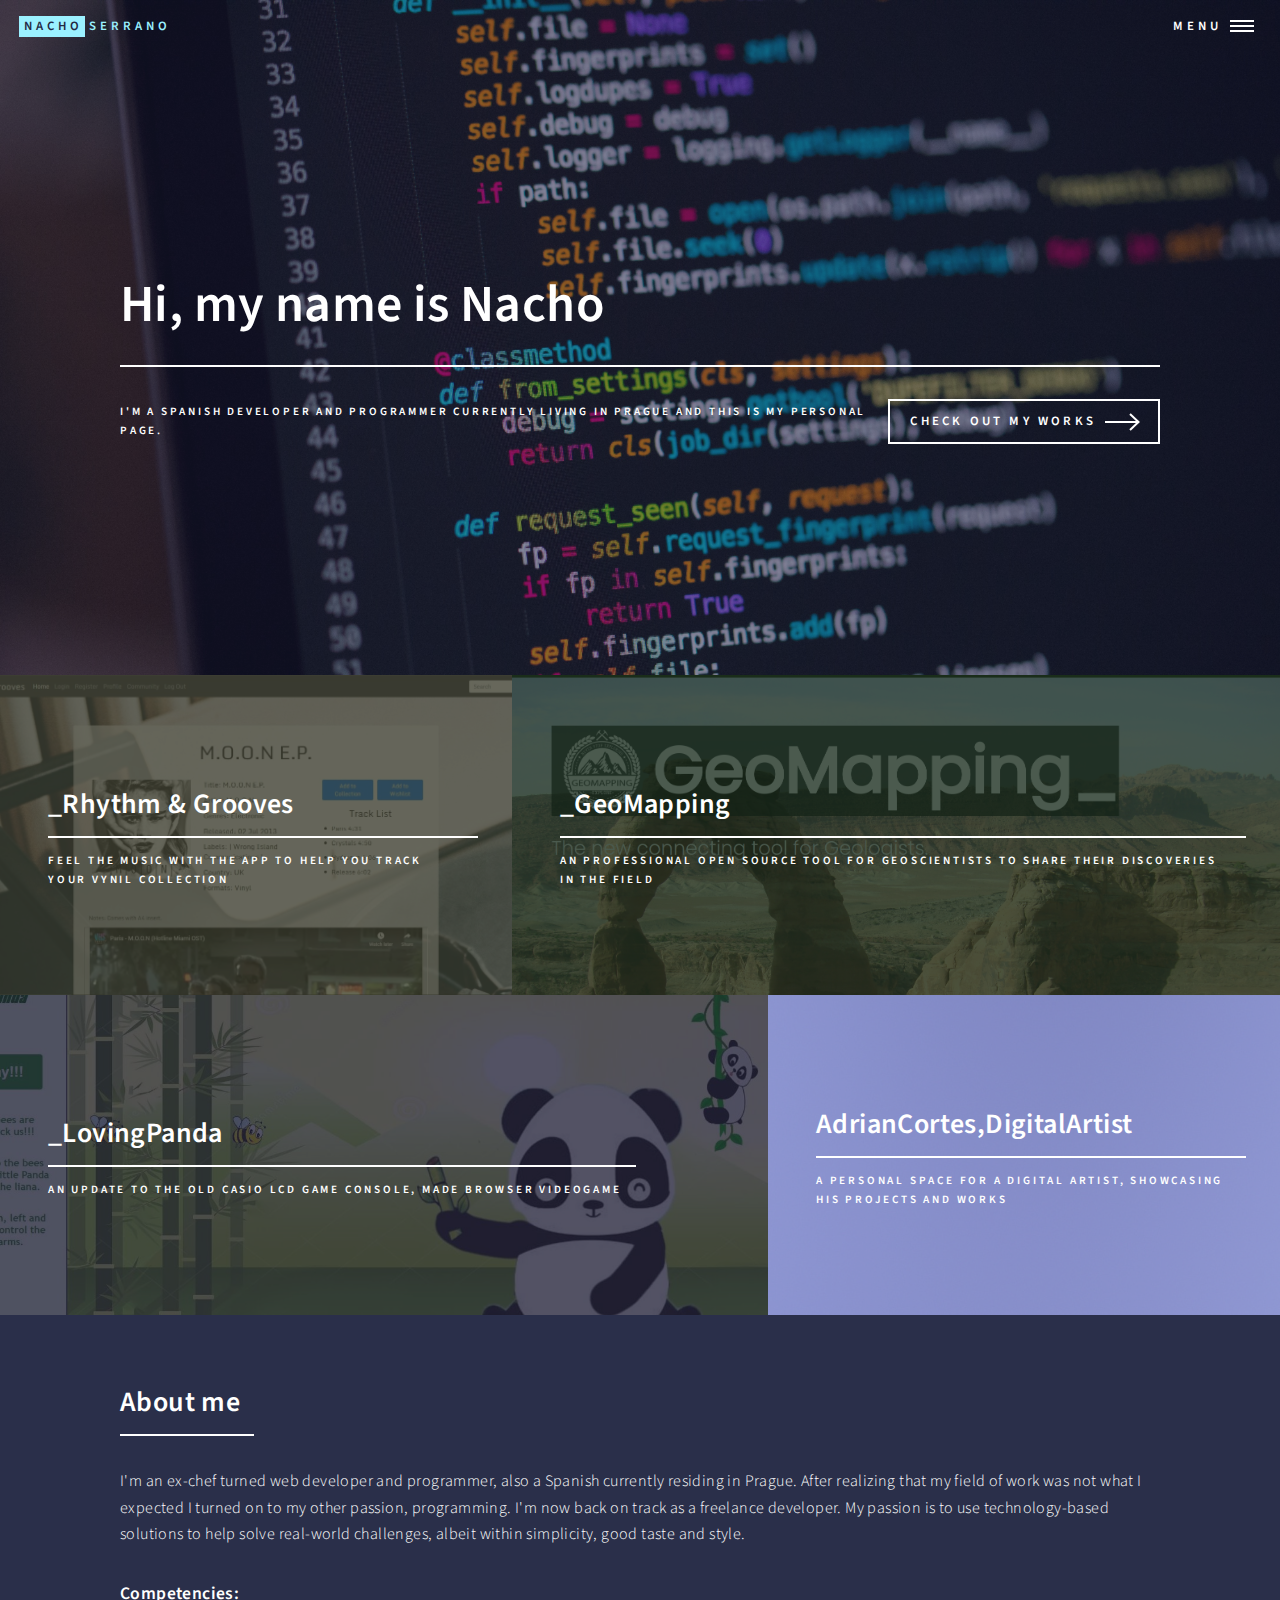
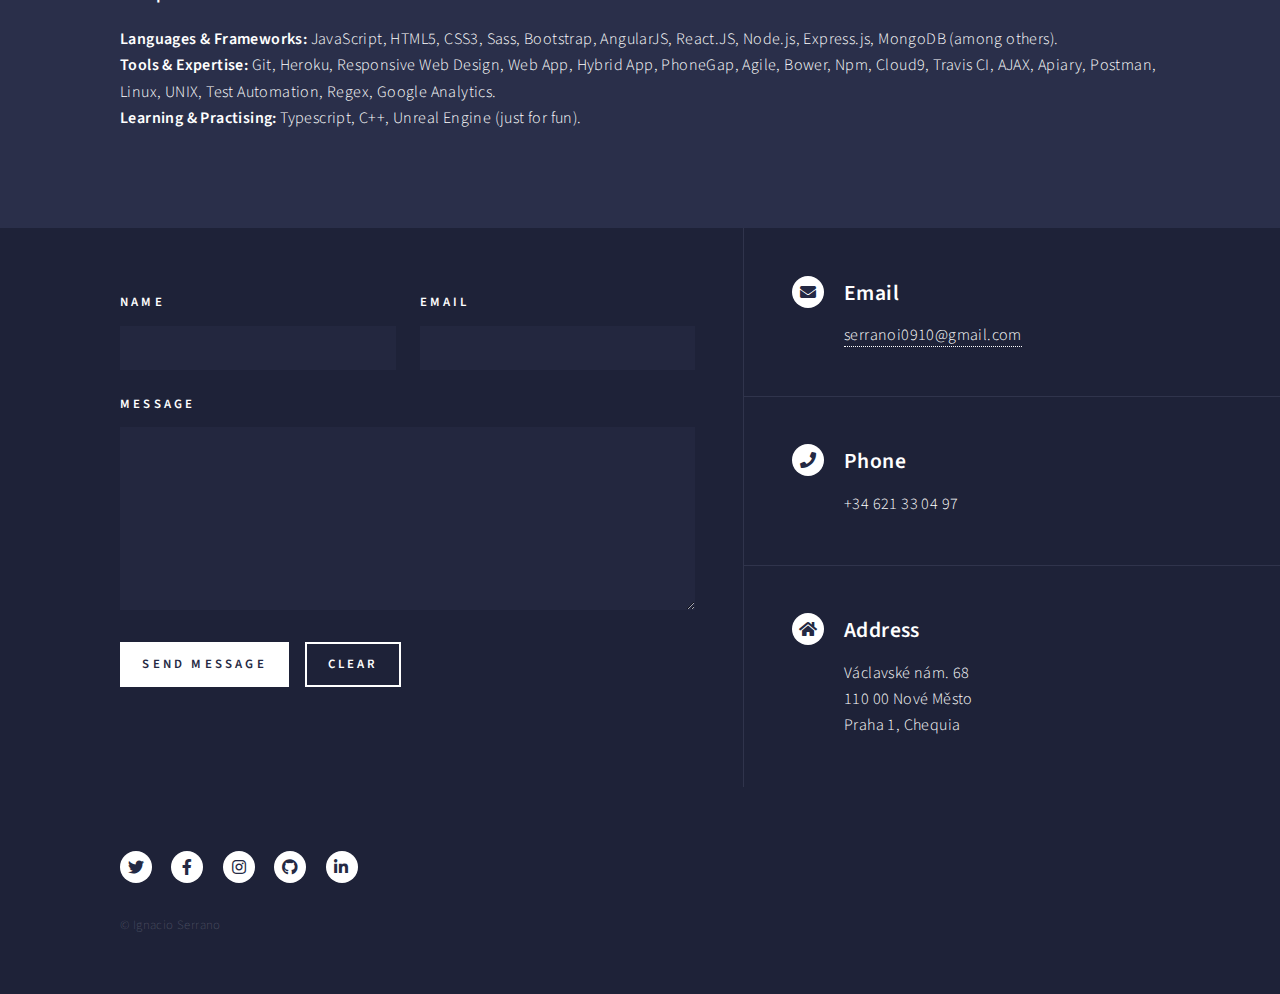
<file: index.html>
<!DOCTYPE html>

<html>
  <head>
    <title>Nacho Serrano</title>
    <meta charset="utf-8" />
    <meta
      name="viewport"
      content="width=device-width, initial-scale=1, user-scalable=no"
    />
    <link rel="stylesheet" href="assets/css/main.css" />
    <noscript
      ><link rel="stylesheet" href="assets/css/noscript.css"
    /></noscript>
  </head>
  <body class="is-preload">
    <!-- Wrapper -->
    <div id="wrapper">
      <!-- Header -->
      <header id="header" class="alt">
        <a href="index.html" class="logo"
          ><strong>Nacho</strong><span>Serrano</span></a
        >
        <nav>
          <a href="#menu">Menu</a>
        </nav>
      </header>

      <!-- Menu -->
      <nav id="menu">
        <ul class="links">
          <li><a href="index.html">Home</a></li>
          <li><a href="landing.html">Blog</a></li>
          <li><a href="#contact">Contact</a></li>
        </ul>
        <ul class="actions stacked"></ul>
      </nav>

      <!-- Banner -->
      <section id="banner" class="major">
        <div class="inner">
          <header class="major">
            <h1>Hi, my name is Nacho</h1>
          </header>
          <div class="content">
            <p>
              I'm a spanish developer and programmer currently living in prague
              and this is my personal page.
            </p>
            <ul class="actions">
              <li>
                <a href="#one" class="button next scrolly"
                  >Check out My Works</a
                >
              </li>
            </ul>
          </div>
        </div>
      </section>

      <!-- Main -->
      <div id="main">
        <!-- One -->
        <section id="one" class="tiles">
          <article>
            <span class="image">
              <img src="images/rng.jpeg" alt="" />
            </span>
            <header class="major">
              <h3><a href="https://rhtyhm-grooves.herokuapp.com" class="link">_Rhythm & Grooves</a></h3>
              <p>
                Feel the music with the app to help you track your vynil
                collection
              </p>
            </header>
          </article>
          <article>
            <span class="image">
              <img src="images/geomapping.png" alt="" />
            </span>
            <header class="major">
              <h3><a href="https://geomapping-1.herokuapp.com/" class="link">_GeoMapping</a></h3>
              <p>
                an professional open source tool for Geoscientists to share
                their discoveries in the Field
              </p>
            </header>
          </article>
          <article>
            <span class="image">
              <img src="images/0.jpeg" alt="" />
            </span>
            <header class="major">
              <h3><a href="https://github.com/ignacioserrano9/lovelyPanda" class="link">_LovingPanda</a></h3>
              <p>
                An update to the old Casio LCD Game Console, made browser
                videogame
              </p>
            </header>
          </article>
          <article>
            <span class="image">
              <img src="images/pic04.jpg" alt="" />
            </span>
            <header class="major">
              <h3>
                <a href="landing.html" class="link"
                  >AdrianCortes,DigitalArtist</a
                >
              </h3>
              <p>
                A personal space for a digital artist, showcasing his projects
                and works
              </p>
            </header>
          </article>
          <!-- <article>
									<span class="image">
										<img src="images/pic05.jpg" alt="" />
									</span>
									<header class="major">
										<h3><a href="landing.html" class="link">Consequat</a></h3>
										<p>Ipsum dolor sit amet</p>
									</header>
								</article>
								<article>
									<span class="image">
										<img src="images/pic06.jpg" alt="" />
									</span>
									<header class="major">
										<h3><a href="landing.html" class="link">Etiam</a></h3>
										<p>Feugiat amet tempus</p>
									</header>
								</article> -->
        </section>

        <!-- Two -->
        <section id="two">
          <div class="inner">
            <header class="major">
              <h2>About me</h2>
            </header>

            <p>
              I'm an ex-chef turned web developer and programmer, also a Spanish
              currently residing in Prague. After realizing that my field of
              work was not what I expected I turned on to my other passion,
              programming. I'm now back on track as a freelance developer. My
              passion is to use technology-based solutions to help solve
              real-world challenges, albeit within simplicity, good taste and
              style.
            </p>
            <h4>Competencies:</h4>
            <p>
              <strong>Languages & Frameworks: </strong>JavaScript, HTML5, CSS3,
              Sass, Bootstrap, AngularJS, React.JS, Node.js, Express.js, MongoDB
              (among others).<br />
              <strong>Tools & Expertise: </strong>Git, Heroku, Responsive Web
              Design, Web App, Hybrid App, PhoneGap, Agile, Bower, Npm, Cloud9,
              Travis CI, AJAX, Apiary, Postman, Linux, UNIX, Test Automation,
              Regex, Google Analytics.<br />
              <strong>Learning & Practising: </strong>Typescript, C++, Unreal
              Engine (just for fun).
            </p>
            <ul class="actions">
              <!-- <li><a href="landing.html" class="button next">Get Started</a></li> -->
            </ul>
          </div>
        </section>
      </div>

      <!-- Contact -->
      <section id="contact">
        <div class="inner">
          <section>
            <form method="post" action="mailto:serranoi0910@gmail.com">
              <div class="fields">
                <div class="field half">
                  <label for="name">Name</label>
                  <input type="text" name="name" id="name" />
                </div>
                <div class="field half">
                  <label for="email">Email</label>
                  <input type="text" name="email" id="email" />
                </div>
                <div class="field">
                  <label for="message">Message</label>
                  <textarea name="message" id="message" rows="6"></textarea>
                </div>
              </div>
              <ul class="actions">
                <li>
                  <input type="submit" value="Send Message" class="primary" />
                </li>
                <li><input type="reset" value="Clear" /></li>
              </ul>
            </form>
          </section>
          <section class="split">
            <section>
              <div class="contact-method">
                <span class="icon solid alt fa-envelope"></span>
                <h3>Email</h3>
                <a href="#">serranoi0910@gmail.com</a>
              </div>
            </section>
            <section>
              <div class="contact-method">
                <span class="icon solid alt fa-phone"></span>
                <h3>Phone</h3>
                <span>+34 621 33 04 97</span>
              </div>
            </section>
            <section>
              <div class="contact-method">
                <span class="icon solid alt fa-home"></span>
                <h3>Address</h3>
                <span
                  >Václavské nám. 68<br />
                  110 00 Nové Město<br />
                  Praha 1, Chequia</span
                >
              </div>
            </section>
          </section>
        </div>
      </section>

      <!-- Footer -->
      <footer id="footer">
        <div class="inner">
          <ul class="icons">
            <li>
              <a href="#" class="icon brands alt fa-twitter"
                ><span class="label">Twitter</span></a
              >
            </li>
            <li>
              <a href="#" class="icon brands alt fa-facebook-f"
                ><span class="label">Facebook</span></a
              >
            </li>
            <li>
              <a href="#" class="icon brands alt fa-instagram"
                ><span class="label">Instagram</span></a
              >
            </li>
            <li>
              <a
                href="https://github.com/ignacioserrano9"
                class="icon brands alt fa-github"
                ><span class="label">GitHub</span></a
              >
            </li>
            <li>
              <a
                href="https://www.linkedin.com/in/ignacio-serrano-fdz/"
                class="icon brands alt fa-linkedin-in"
                ><span class="label">LinkedIn</span></a
              >
            </li>
          </ul>
          <ul class="copyright">
            <li>&copy; Ignacio Serrano</li>
          </ul>
        </div>
      </footer>
    </div>

    <!-- Scripts -->
    <script src="assets/js/jquery.min.js"></script>
    <script src="assets/js/jquery.scrolly.min.js"></script>
    <script src="assets/js/jquery.scrollex.min.js"></script>
    <script src="assets/js/browser.min.js"></script>
    <script src="assets/js/breakpoints.min.js"></script>
    <script src="assets/js/util.js"></script>
    <script src="assets/js/main.js"></script>
  </body>
</html>
</file>
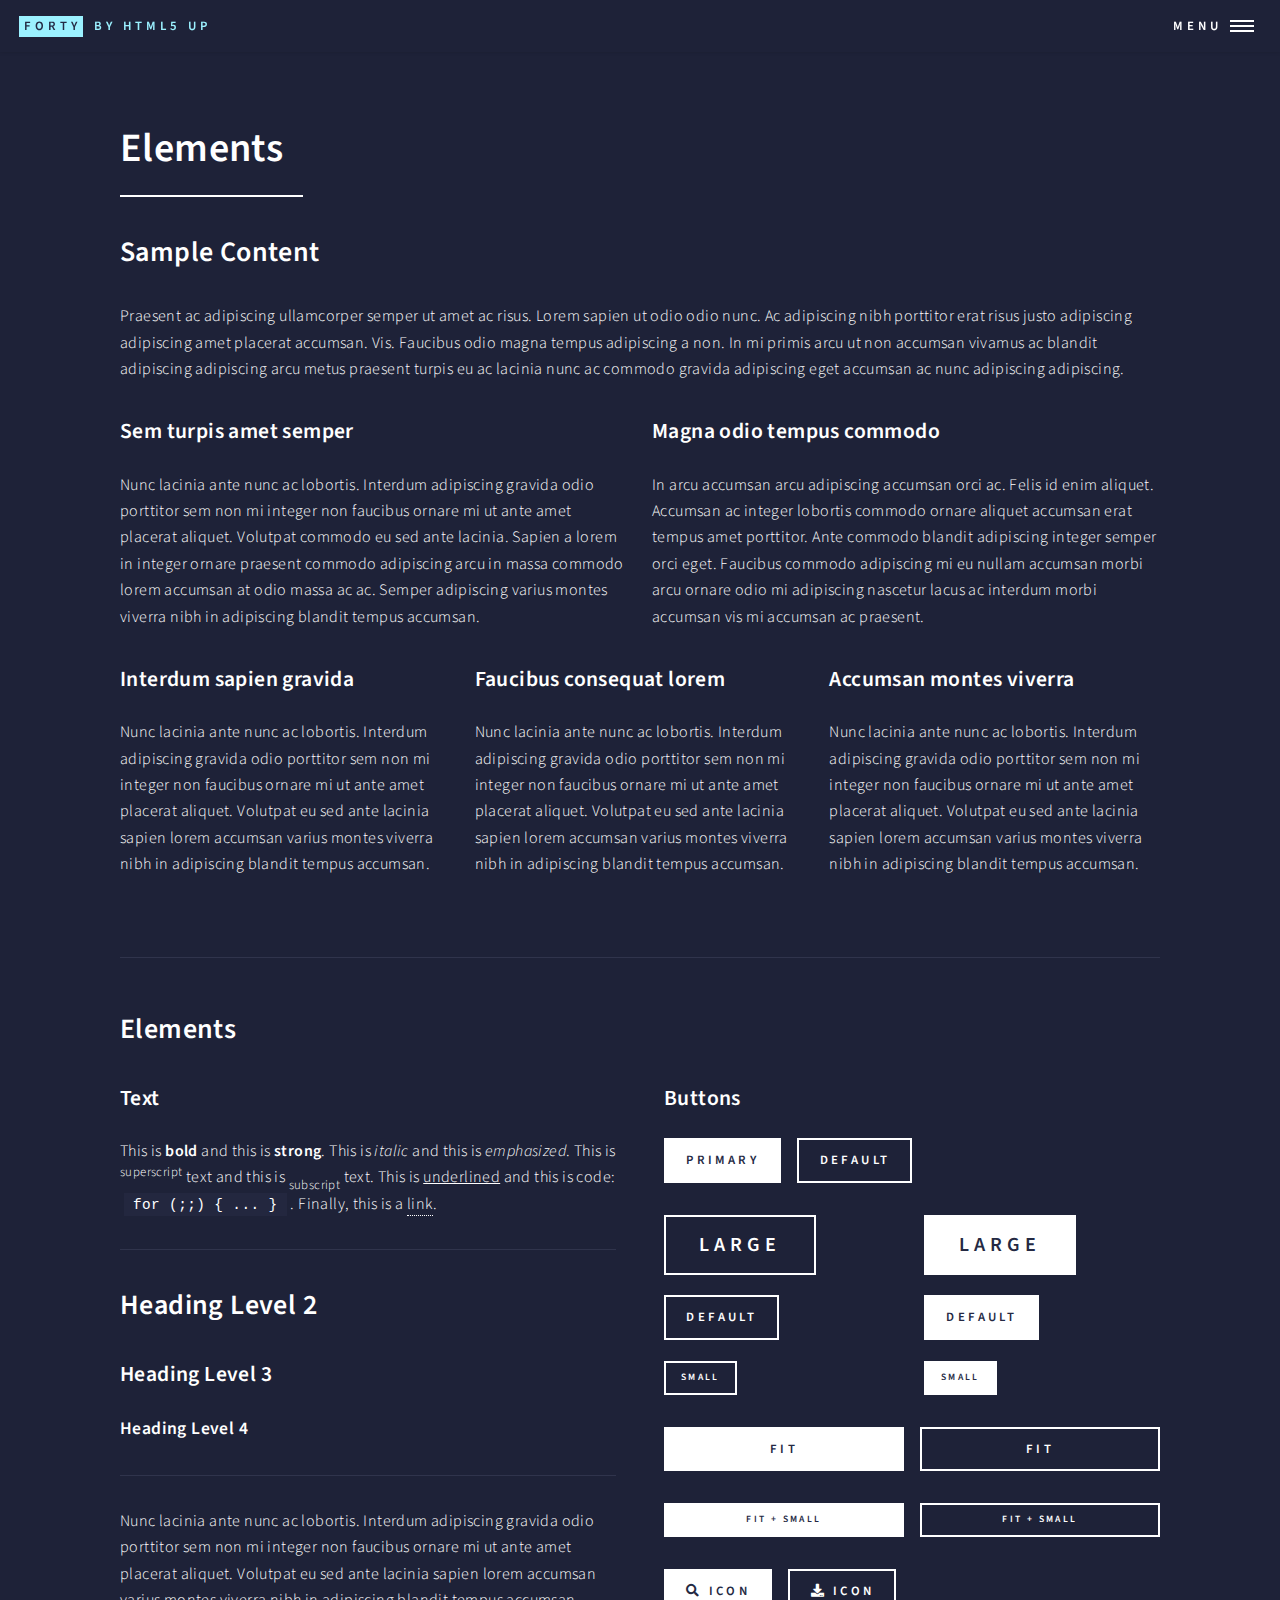
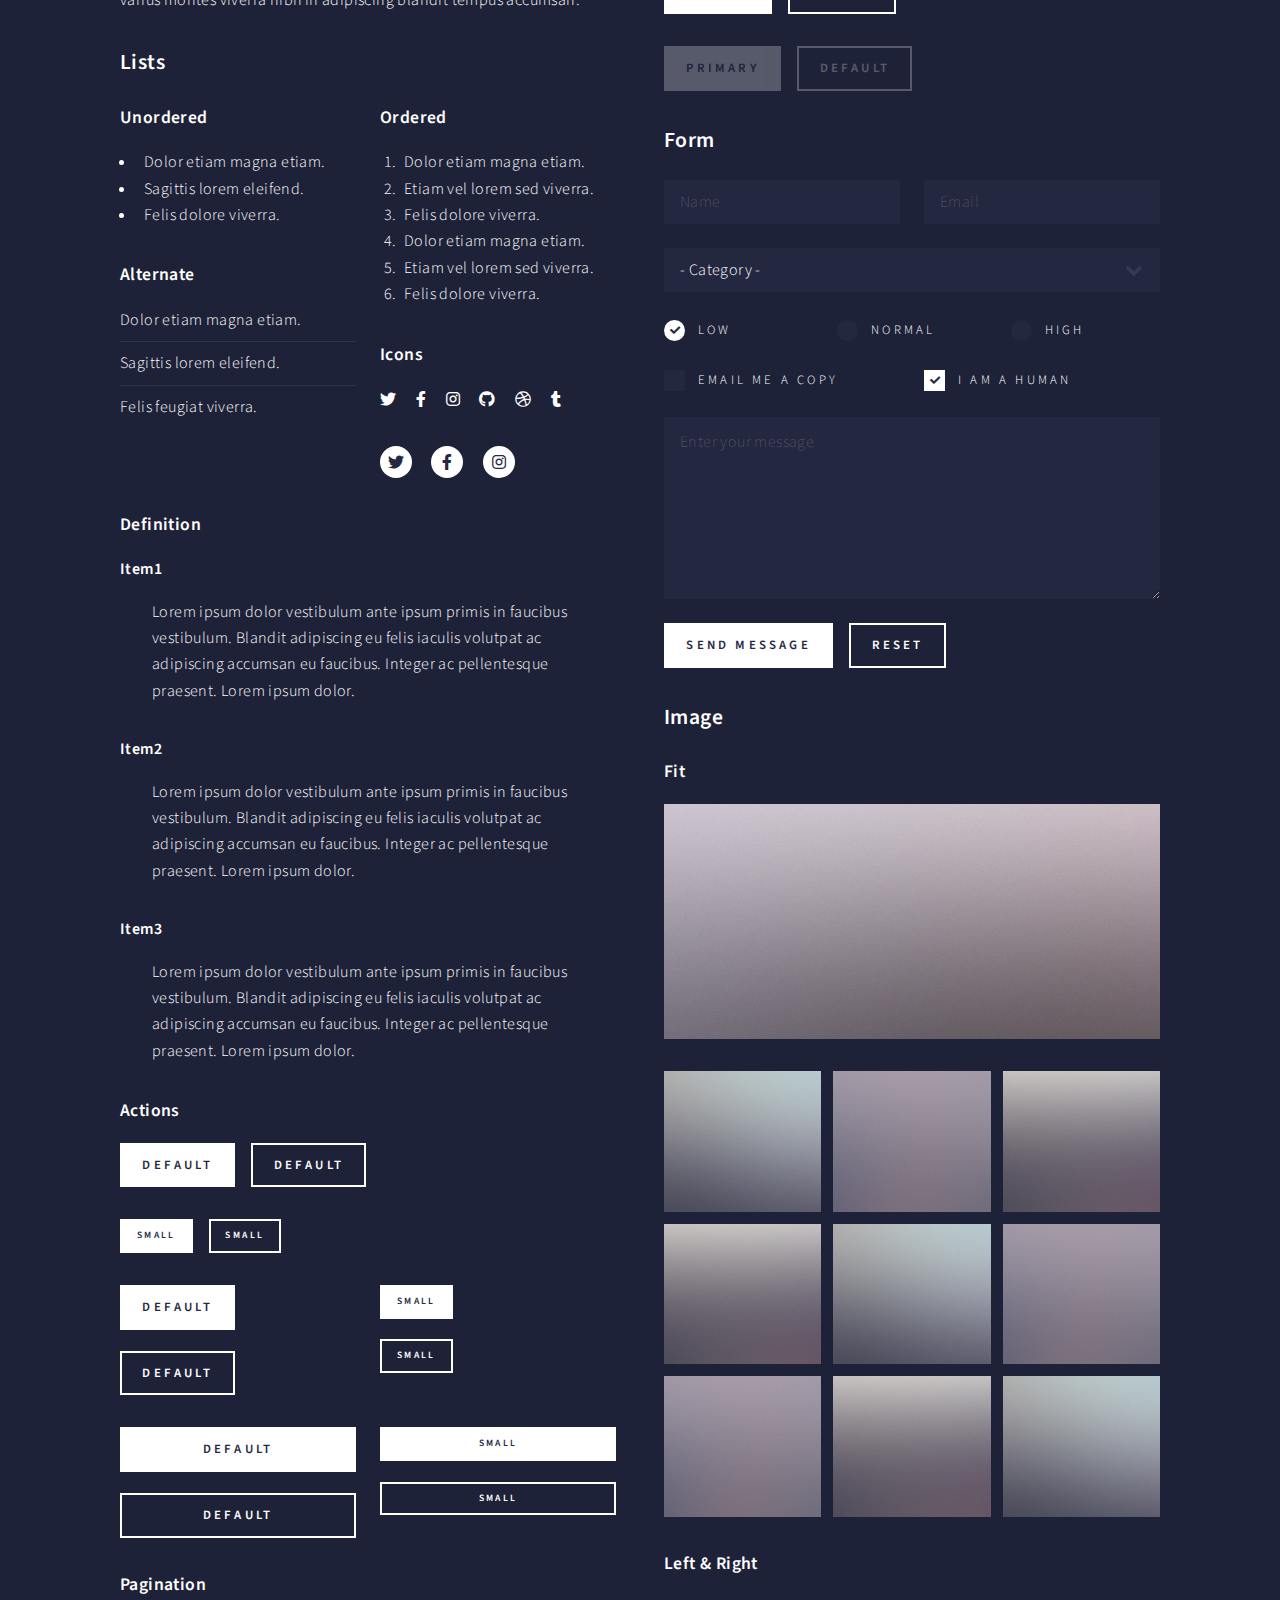
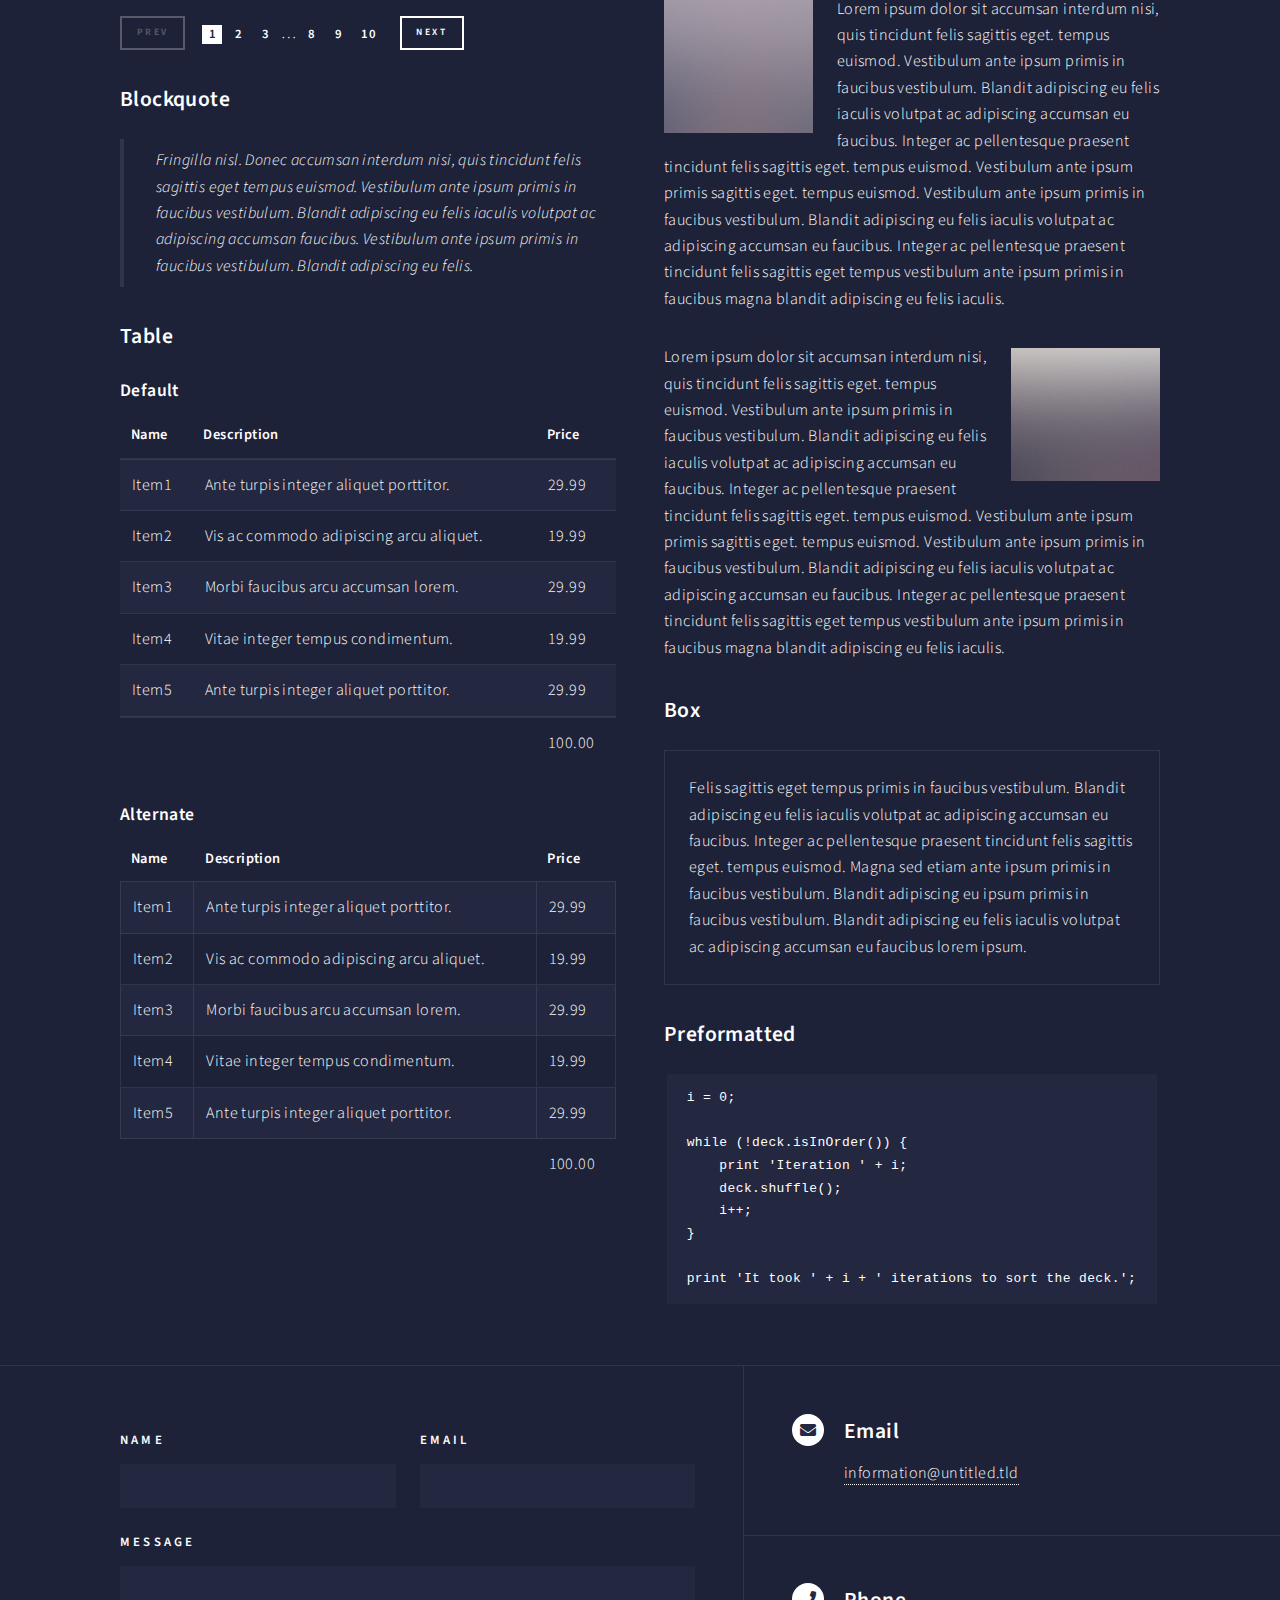
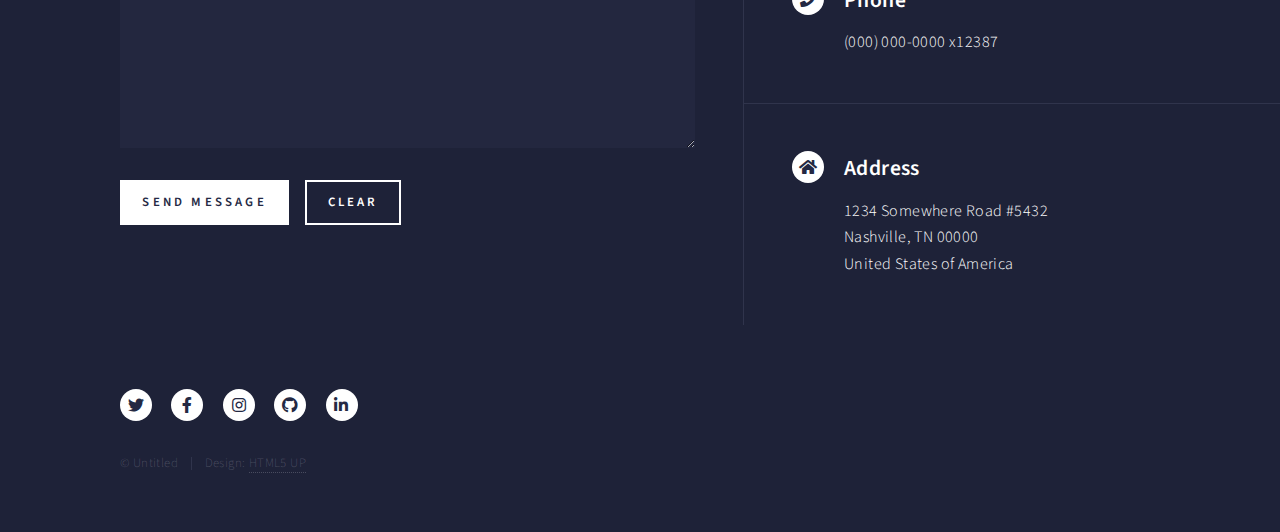
<file: elements.html>
<!DOCTYPE HTML>
<!--
	Forty by HTML5 UP
	html5up.net | @ajlkn
	Free for personal and commercial use under the CCA 3.0 license (html5up.net/license)
-->
<html>
	<head>
		<title>Elements - Forty by HTML5 UP</title>
		<meta charset="utf-8" />
		<meta name="viewport" content="width=device-width, initial-scale=1, user-scalable=no" />
		<link rel="stylesheet" href="assets/css/main.css" />
		<noscript><link rel="stylesheet" href="assets/css/noscript.css" /></noscript>
	</head>
	<body class="is-preload">

		<!-- Wrapper -->
			<div id="wrapper">

				<!-- Header -->
					<header id="header">
						<a href="index.html" class="logo"><strong>Forty</strong> <span>by HTML5 UP</span></a>
						<nav>
							<a href="#menu">Menu</a>
						</nav>
					</header>

				<!-- Menu -->
					<nav id="menu">
						<ul class="links">
							<li><a href="index.html">Home</a></li>
							<li><a href="landing.html">Landing</a></li>
							<li><a href="generic.html">Generic</a></li>
							<li><a href="elements.html">Elements</a></li>
						</ul>
						<ul class="actions stacked">
							<li><a href="#" class="button primary fit">Get Started</a></li>
							<li><a href="#" class="button fit">Log In</a></li>
						</ul>
					</nav>

				<!-- Main -->
					<div id="main" class="alt">

						<!-- One -->
							<section id="one">
								<div class="inner">
									<header class="major">
										<h1>Elements</h1>
									</header>

									<!-- Content -->
										<h2 id="content">Sample Content</h2>
										<p>Praesent ac adipiscing ullamcorper semper ut amet ac risus. Lorem sapien ut odio odio nunc. Ac adipiscing nibh porttitor erat risus justo adipiscing adipiscing amet placerat accumsan. Vis. Faucibus odio magna tempus adipiscing a non. In mi primis arcu ut non accumsan vivamus ac blandit adipiscing adipiscing arcu metus praesent turpis eu ac lacinia nunc ac commodo gravida adipiscing eget accumsan ac nunc adipiscing adipiscing.</p>
										<div class="row">
											<div class="col-6 col-12-small">
												<h3>Sem turpis amet semper</h3>
												<p>Nunc lacinia ante nunc ac lobortis. Interdum adipiscing gravida odio porttitor sem non mi integer non faucibus ornare mi ut ante amet placerat aliquet. Volutpat commodo eu sed ante lacinia. Sapien a lorem in integer ornare praesent commodo adipiscing arcu in massa commodo lorem accumsan at odio massa ac ac. Semper adipiscing varius montes viverra nibh in adipiscing blandit tempus accumsan.</p>
											</div>
											<div class="col-6 col-12-small">
												<h3>Magna odio tempus commodo</h3>
												<p>In arcu accumsan arcu adipiscing accumsan orci ac. Felis id enim aliquet. Accumsan ac integer lobortis commodo ornare aliquet accumsan erat tempus amet porttitor. Ante commodo blandit adipiscing integer semper orci eget. Faucibus commodo adipiscing mi eu nullam accumsan morbi arcu ornare odio mi adipiscing nascetur lacus ac interdum morbi accumsan vis mi accumsan ac praesent.</p>
											</div>
											<!-- Break -->
											<div class="col-4 col-12-medium">
												<h3>Interdum sapien gravida</h3>
												<p>Nunc lacinia ante nunc ac lobortis. Interdum adipiscing gravida odio porttitor sem non mi integer non faucibus ornare mi ut ante amet placerat aliquet. Volutpat eu sed ante lacinia sapien lorem accumsan varius montes viverra nibh in adipiscing blandit tempus accumsan.</p>
											</div>
											<div class="col-4 col-12-medium">
												<h3>Faucibus consequat lorem</h3>
												<p>Nunc lacinia ante nunc ac lobortis. Interdum adipiscing gravida odio porttitor sem non mi integer non faucibus ornare mi ut ante amet placerat aliquet. Volutpat eu sed ante lacinia sapien lorem accumsan varius montes viverra nibh in adipiscing blandit tempus accumsan.</p>
											</div>
											<div class="col-4 col-12-medium">
												<h3>Accumsan montes viverra</h3>
												<p>Nunc lacinia ante nunc ac lobortis. Interdum adipiscing gravida odio porttitor sem non mi integer non faucibus ornare mi ut ante amet placerat aliquet. Volutpat eu sed ante lacinia sapien lorem accumsan varius montes viverra nibh in adipiscing blandit tempus accumsan.</p>
											</div>
										</div>

									<hr class="major" />

									<!-- Elements -->
										<h2 id="elements">Elements</h2>
										<div class="row gtr-200">
											<div class="col-6 col-12-medium">

												<!-- Text stuff -->
													<h3>Text</h3>
													<p>This is <b>bold</b> and this is <strong>strong</strong>. This is <i>italic</i> and this is <em>emphasized</em>.
													This is <sup>superscript</sup> text and this is <sub>subscript</sub> text.
													This is <u>underlined</u> and this is code: <code>for (;;) { ... }</code>.
													Finally, this is a <a href="#">link</a>.</p>
													<hr />
													<h2>Heading Level 2</h2>
													<h3>Heading Level 3</h3>
													<h4>Heading Level 4</h4>
													<hr />
													<p>Nunc lacinia ante nunc ac lobortis. Interdum adipiscing gravida odio porttitor sem non mi integer non faucibus ornare mi ut ante amet placerat aliquet. Volutpat eu sed ante lacinia sapien lorem accumsan varius montes viverra nibh in adipiscing blandit tempus accumsan.</p>

												<!-- Lists -->
													<h3>Lists</h3>
													<div class="row">
														<div class="col-6 col-12-small">

															<h4>Unordered</h4>
															<ul>
																<li>Dolor etiam magna etiam.</li>
																<li>Sagittis lorem eleifend.</li>
																<li>Felis dolore viverra.</li>
															</ul>

															<h4>Alternate</h4>
															<ul class="alt">
																<li>Dolor etiam magna etiam.</li>
																<li>Sagittis lorem eleifend.</li>
																<li>Felis feugiat viverra.</li>
															</ul>

														</div>
														<div class="col-6 col-12-small">

															<h4>Ordered</h4>
															<ol>
																<li>Dolor etiam magna etiam.</li>
																<li>Etiam vel lorem sed viverra.</li>
																<li>Felis dolore viverra.</li>
																<li>Dolor etiam magna etiam.</li>
																<li>Etiam vel lorem sed viverra.</li>
																<li>Felis dolore viverra.</li>
															</ol>

															<h4>Icons</h4>
															<ul class="icons">
																<li><a href="#" class="icon brands fa-twitter"><span class="label">Twitter</span></a></li>
																<li><a href="#" class="icon brands fa-facebook-f"><span class="label">Facebook</span></a></li>
																<li><a href="#" class="icon brands fa-instagram"><span class="label">Instagram</span></a></li>
																<li><a href="#" class="icon brands fa-github"><span class="label">Github</span></a></li>
																<li><a href="#" class="icon brands fa-dribbble"><span class="label">Dribbble</span></a></li>
																<li><a href="#" class="icon brands fa-tumblr"><span class="label">Tumblr</span></a></li>
															</ul>
															<ul class="icons">
																<li><a href="#" class="icon brands alt fa-twitter"><span class="label">Twitter</span></a></li>
																<li><a href="#" class="icon brands alt fa-facebook-f"><span class="label">Facebook</span></a></li>
																<li><a href="#" class="icon brands alt fa-instagram"><span class="label">Instagram</span></a></li>
															</ul>

														</div>
													</div>
													<h4>Definition</h4>
													<dl>
														<dt>Item1</dt>
														<dd>
															<p>Lorem ipsum dolor vestibulum ante ipsum primis in faucibus vestibulum. Blandit adipiscing eu felis iaculis volutpat ac adipiscing accumsan eu faucibus. Integer ac pellentesque praesent. Lorem ipsum dolor.</p>
														</dd>
														<dt>Item2</dt>
														<dd>
															<p>Lorem ipsum dolor vestibulum ante ipsum primis in faucibus vestibulum. Blandit adipiscing eu felis iaculis volutpat ac adipiscing accumsan eu faucibus. Integer ac pellentesque praesent. Lorem ipsum dolor.</p>
														</dd>
														<dt>Item3</dt>
														<dd>
															<p>Lorem ipsum dolor vestibulum ante ipsum primis in faucibus vestibulum. Blandit adipiscing eu felis iaculis volutpat ac adipiscing accumsan eu faucibus. Integer ac pellentesque praesent. Lorem ipsum dolor.</p>
														</dd>
													</dl>

													<h4>Actions</h4>
													<ul class="actions">
														<li><a href="#" class="button primary">Default</a></li>
														<li><a href="#" class="button">Default</a></li>
													</ul>
													<ul class="actions small">
														<li><a href="#" class="button primary small">Small</a></li>
														<li><a href="#" class="button small">Small</a></li>
													</ul>
													<div class="row">
														<div class="col-6 col-12-small">
															<ul class="actions stacked">
																<li><a href="#" class="button primary">Default</a></li>
																<li><a href="#" class="button">Default</a></li>
															</ul>
														</div>
														<div class="col-6 col-12-small">
															<ul class="actions stacked">
																<li><a href="#" class="button primary small">Small</a></li>
																<li><a href="#" class="button small">Small</a></li>
															</ul>
														</div>
														<div class="col-6 col-12-small">
															<ul class="actions stacked">
																<li><a href="#" class="button primary fit">Default</a></li>
																<li><a href="#" class="button fit">Default</a></li>
															</ul>
														</div>
														<div class="col-6 col-12-small">
															<ul class="actions stacked">
																<li><a href="#" class="button primary small fit">Small</a></li>
																<li><a href="#" class="button small fit">Small</a></li>
															</ul>
														</div>
													</div>

													<h4>Pagination</h4>
													<ul class="pagination">
														<li><span class="button small disabled">Prev</span></li>
														<li><a href="#" class="page active">1</a></li>
														<li><a href="#" class="page">2</a></li>
														<li><a href="#" class="page">3</a></li>
														<li><span>&hellip;</span></li>
														<li><a href="#" class="page">8</a></li>
														<li><a href="#" class="page">9</a></li>
														<li><a href="#" class="page">10</a></li>
														<li><a href="#" class="button small">Next</a></li>
													</ul>

												<!-- Blockquote -->
													<h3>Blockquote</h3>
													<blockquote>Fringilla nisl. Donec accumsan interdum nisi, quis tincidunt felis sagittis eget tempus euismod. Vestibulum ante ipsum primis in faucibus vestibulum. Blandit adipiscing eu felis iaculis volutpat ac adipiscing accumsan faucibus. Vestibulum ante ipsum primis in faucibus vestibulum. Blandit adipiscing eu felis.</blockquote>

												<!-- Table -->
													<h3>Table</h3>

													<h4>Default</h4>
													<div class="table-wrapper">
														<table>
															<thead>
																<tr>
																	<th>Name</th>
																	<th>Description</th>
																	<th>Price</th>
																</tr>
															</thead>
															<tbody>
																<tr>
																	<td>Item1</td>
																	<td>Ante turpis integer aliquet porttitor.</td>
																	<td>29.99</td>
																</tr>
																<tr>
																	<td>Item2</td>
																	<td>Vis ac commodo adipiscing arcu aliquet.</td>
																	<td>19.99</td>
																</tr>
																<tr>
																	<td>Item3</td>
																	<td> Morbi faucibus arcu accumsan lorem.</td>
																	<td>29.99</td>
																</tr>
																<tr>
																	<td>Item4</td>
																	<td>Vitae integer tempus condimentum.</td>
																	<td>19.99</td>
																</tr>
																<tr>
																	<td>Item5</td>
																	<td>Ante turpis integer aliquet porttitor.</td>
																	<td>29.99</td>
																</tr>
															</tbody>
															<tfoot>
																<tr>
																	<td colspan="2"></td>
																	<td>100.00</td>
																</tr>
															</tfoot>
														</table>
													</div>

													<h4>Alternate</h4>
													<div class="table-wrapper">
														<table class="alt">
															<thead>
																<tr>
																	<th>Name</th>
																	<th>Description</th>
																	<th>Price</th>
																</tr>
															</thead>
															<tbody>
																<tr>
																	<td>Item1</td>
																	<td>Ante turpis integer aliquet porttitor.</td>
																	<td>29.99</td>
																</tr>
																<tr>
																	<td>Item2</td>
																	<td>Vis ac commodo adipiscing arcu aliquet.</td>
																	<td>19.99</td>
																</tr>
																<tr>
																	<td>Item3</td>
																	<td> Morbi faucibus arcu accumsan lorem.</td>
																	<td>29.99</td>
																</tr>
																<tr>
																	<td>Item4</td>
																	<td>Vitae integer tempus condimentum.</td>
																	<td>19.99</td>
																</tr>
																<tr>
																	<td>Item5</td>
																	<td>Ante turpis integer aliquet porttitor.</td>
																	<td>29.99</td>
																</tr>
															</tbody>
															<tfoot>
																<tr>
																	<td colspan="2"></td>
																	<td>100.00</td>
																</tr>
															</tfoot>
														</table>
													</div>

											</div>
											<div class="col-6 col-12-medium">

												<!-- Buttons -->
													<h3>Buttons</h3>
													<ul class="actions">
														<li><a href="#" class="button primary">Primary</a></li>
														<li><a href="#" class="button">Default</a></li>
													</ul>
													<div class="row">
														<div class="col-6 col-12-xsmall">
															<ul class="actions stacked">
																<li><a href="#" class="button large">Large</a></li>
																<li><a href="#" class="button">Default</a></li>
																<li><a href="#" class="button small">Small</a></li>
															</ul>
														</div>
														<div class="col-6 col-12-xsmall">
															<ul class="actions stacked">
																<li><a href="#" class="button primary large">Large</a></li>
																<li><a href="#" class="button primary">Default</a></li>
																<li><a href="#" class="button primary small">Small</a></li>
															</ul>
														</div>
													</div>
													<ul class="actions fit">
														<li><a href="#" class="button primary fit">Fit</a></li>
														<li><a href="#" class="button fit">Fit</a></li>
													</ul>
													<ul class="actions fit small">
														<li><a href="#" class="button primary fit small">Fit + Small</a></li>
														<li><a href="#" class="button fit small">Fit + Small</a></li>
													</ul>
													<ul class="actions">
														<li><a href="#" class="button primary icon solid fa-search">Icon</a></li>
														<li><a href="#" class="button icon solid fa-download">Icon</a></li>
													</ul>
													<ul class="actions">
														<li><span class="button primary disabled">Primary</span></li>
														<li><span class="button disabled">Default</span></li>
													</ul>

												<!-- Form -->
													<h3>Form</h3>

													<form method="post" action="#">
														<div class="row gtr-uniform">
															<div class="col-6 col-12-xsmall">
																<input type="text" name="demo-name" id="demo-name" value="" placeholder="Name" />
															</div>
															<div class="col-6 col-12-xsmall">
																<input type="email" name="demo-email" id="demo-email" value="" placeholder="Email" />
															</div>
															<!-- Break -->
															<div class="col-12">
																<select name="demo-category" id="demo-category">
																	<option value="">- Category -</option>
																	<option value="1">Manufacturing</option>
																	<option value="1">Shipping</option>
																	<option value="1">Administration</option>
																	<option value="1">Human Resources</option>
																</select>
															</div>
															<!-- Break -->
															<div class="col-4 col-12-small">
																<input type="radio" id="demo-priority-low" name="demo-priority" checked>
																<label for="demo-priority-low">Low</label>
															</div>
															<div class="col-4 col-12-small">
																<input type="radio" id="demo-priority-normal" name="demo-priority">
																<label for="demo-priority-normal">Normal</label>
															</div>
															<div class="col-4 col-12-small">
																<input type="radio" id="demo-priority-high" name="demo-priority">
																<label for="demo-priority-high">High</label>
															</div>
															<!-- Break -->
															<div class="col-6 col-12-small">
																<input type="checkbox" id="demo-copy" name="demo-copy">
																<label for="demo-copy">Email me a copy</label>
															</div>
															<div class="col-6 col-12-small">
																<input type="checkbox" id="demo-human" name="demo-human" checked>
																<label for="demo-human">I am a human</label>
															</div>
															<!-- Break -->
															<div class="col-12">
																<textarea name="demo-message" id="demo-message" placeholder="Enter your message" rows="6"></textarea>
															</div>
															<!-- Break -->
															<div class="col-12">
																<ul class="actions">
																	<li><input type="submit" value="Send Message" class="primary" /></li>
																	<li><input type="reset" value="Reset" /></li>
																</ul>
															</div>
														</div>
													</form>

												<!-- Image -->
													<h3>Image</h3>

													<h4>Fit</h4>
													<span class="image fit"><img src="images/pic03.jpg" alt="" /></span>
													<div class="box alt">
														<div class="row gtr-50 gtr-uniform">
															<div class="col-4"><span class="image fit"><img src="images/pic08.jpg" alt="" /></span></div>
															<div class="col-4"><span class="image fit"><img src="images/pic09.jpg" alt="" /></span></div>
															<div class="col-4"><span class="image fit"><img src="images/pic10.jpg" alt="" /></span></div>
															<!-- Break -->
															<div class="col-4"><span class="image fit"><img src="images/pic10.jpg" alt="" /></span></div>
															<div class="col-4"><span class="image fit"><img src="images/pic08.jpg" alt="" /></span></div>
															<div class="col-4"><span class="image fit"><img src="images/pic09.jpg" alt="" /></span></div>
															<!-- Break -->
															<div class="col-4"><span class="image fit"><img src="images/pic09.jpg" alt="" /></span></div>
															<div class="col-4"><span class="image fit"><img src="images/pic10.jpg" alt="" /></span></div>
															<div class="col-4"><span class="image fit"><img src="images/pic08.jpg" alt="" /></span></div>
														</div>
													</div>

													<h4>Left &amp; Right</h4>
													<p><span class="image left"><img src="images/pic09.jpg" alt="" /></span>Lorem ipsum dolor sit accumsan interdum nisi, quis tincidunt felis sagittis eget. tempus euismod. Vestibulum ante ipsum primis in faucibus vestibulum. Blandit adipiscing eu felis iaculis volutpat ac adipiscing accumsan eu faucibus. Integer ac pellentesque praesent tincidunt felis sagittis eget. tempus euismod. Vestibulum ante ipsum primis sagittis eget. tempus euismod. Vestibulum ante ipsum primis in faucibus vestibulum. Blandit adipiscing eu felis iaculis volutpat ac adipiscing accumsan eu faucibus. Integer ac pellentesque praesent tincidunt felis sagittis eget tempus vestibulum ante ipsum primis in faucibus magna blandit adipiscing eu felis iaculis.</p>
													<p><span class="image right"><img src="images/pic10.jpg" alt="" /></span>Lorem ipsum dolor sit accumsan interdum nisi, quis tincidunt felis sagittis eget. tempus euismod. Vestibulum ante ipsum primis in faucibus vestibulum. Blandit adipiscing eu felis iaculis volutpat ac adipiscing accumsan eu faucibus. Integer ac pellentesque praesent tincidunt felis sagittis eget. tempus euismod. Vestibulum ante ipsum primis sagittis eget. tempus euismod. Vestibulum ante ipsum primis in faucibus vestibulum. Blandit adipiscing eu felis iaculis volutpat ac adipiscing accumsan eu faucibus. Integer ac pellentesque praesent tincidunt felis sagittis eget tempus vestibulum ante ipsum primis in faucibus magna blandit adipiscing eu felis iaculis.</p>

												<!-- Box -->
													<h3>Box</h3>
													<div class="box">
														<p>Felis sagittis eget tempus primis in faucibus vestibulum. Blandit adipiscing eu felis iaculis volutpat ac adipiscing accumsan eu faucibus. Integer ac pellentesque praesent tincidunt felis sagittis eget. tempus euismod. Magna sed etiam ante ipsum primis in faucibus vestibulum. Blandit adipiscing eu ipsum primis in faucibus vestibulum. Blandit adipiscing eu felis iaculis volutpat ac adipiscing accumsan eu faucibus lorem ipsum.</p>
													</div>

												<!-- Preformatted Code -->
													<h3>Preformatted</h3>
													<pre><code>i = 0;

while (!deck.isInOrder()) {
    print 'Iteration ' + i;
    deck.shuffle();
    i++;
}

print 'It took ' + i + ' iterations to sort the deck.';
</code></pre>

											</div>
										</div>

								</div>
							</section>

					</div>

				<!-- Contact -->
					<section id="contact">
						<div class="inner">
							<section>
								<form method="post" action="#">
									<div class="fields">
										<div class="field half">
											<label for="name">Name</label>
											<input type="text" name="name" id="name" />
										</div>
										<div class="field half">
											<label for="email">Email</label>
											<input type="text" name="email" id="email" />
										</div>
										<div class="field">
											<label for="message">Message</label>
											<textarea name="message" id="message" rows="6"></textarea>
										</div>
									</div>
									<ul class="actions">
										<li><input type="submit" value="Send Message" class="primary" /></li>
										<li><input type="reset" value="Clear" /></li>
									</ul>
								</form>
							</section>
							<section class="split">
								<section>
									<div class="contact-method">
										<span class="icon solid alt fa-envelope"></span>
										<h3>Email</h3>
										<a href="#">information@untitled.tld</a>
									</div>
								</section>
								<section>
									<div class="contact-method">
										<span class="icon solid alt fa-phone"></span>
										<h3>Phone</h3>
										<span>(000) 000-0000 x12387</span>
									</div>
								</section>
								<section>
									<div class="contact-method">
										<span class="icon solid alt fa-home"></span>
										<h3>Address</h3>
										<span>1234 Somewhere Road #5432<br />
										Nashville, TN 00000<br />
										United States of America</span>
									</div>
								</section>
							</section>
						</div>
					</section>

				<!-- Footer -->
					<footer id="footer">
						<div class="inner">
							<ul class="icons">
								<li><a href="#" class="icon brands alt fa-twitter"><span class="label">Twitter</span></a></li>
								<li><a href="#" class="icon brands alt fa-facebook-f"><span class="label">Facebook</span></a></li>
								<li><a href="#" class="icon brands alt fa-instagram"><span class="label">Instagram</span></a></li>
								<li><a href="#" class="icon brands alt fa-github"><span class="label">GitHub</span></a></li>
								<li><a href="#" class="icon brands alt fa-linkedin-in"><span class="label">LinkedIn</span></a></li>
							</ul>
							<ul class="copyright">
								<li>&copy; Untitled</li><li>Design: <a href="https://html5up.net">HTML5 UP</a></li>
							</ul>
						</div>
					</footer>

			</div>

		<!-- Scripts -->
			<script src="assets/js/jquery.min.js"></script>
			<script src="assets/js/jquery.scrolly.min.js"></script>
			<script src="assets/js/jquery.scrollex.min.js"></script>
			<script src="assets/js/browser.min.js"></script>
			<script src="assets/js/breakpoints.min.js"></script>
			<script src="assets/js/util.js"></script>
			<script src="assets/js/main.js"></script>

	</body>
</html>
</file>
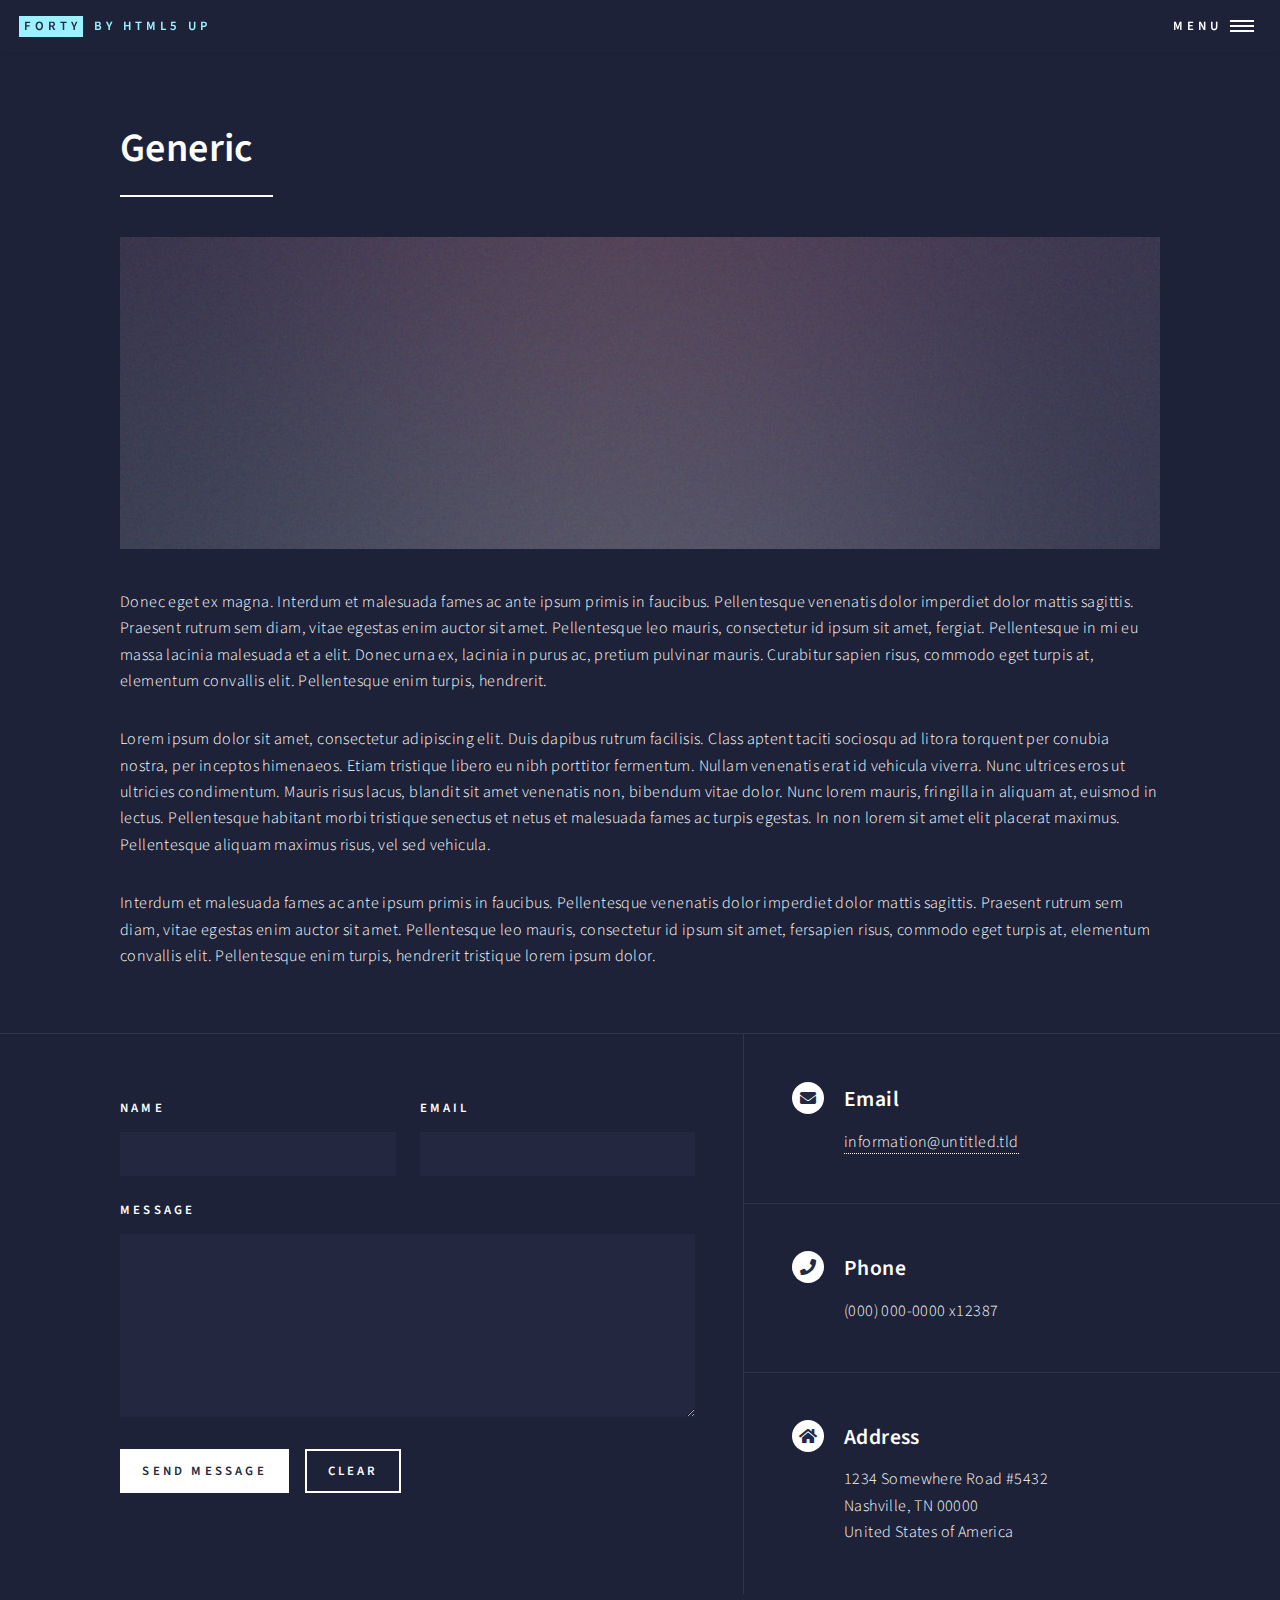
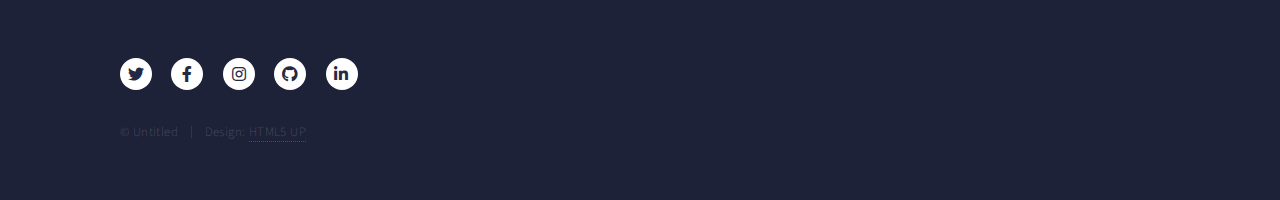
<file: generic.html>
<!DOCTYPE HTML>
<!--
	Forty by HTML5 UP
	html5up.net | @ajlkn
	Free for personal and commercial use under the CCA 3.0 license (html5up.net/license)
-->
<html>
	<head>
		<title>Generic - Forty by HTML5 UP</title>
		<meta charset="utf-8" />
		<meta name="viewport" content="width=device-width, initial-scale=1, user-scalable=no" />
		<link rel="stylesheet" href="assets/css/main.css" />
		<noscript><link rel="stylesheet" href="assets/css/noscript.css" /></noscript>
	</head>
	<body class="is-preload">

		<!-- Wrapper -->
			<div id="wrapper">

				<!-- Header -->
					<header id="header">
						<a href="index.html" class="logo"><strong>Forty</strong> <span>by HTML5 UP</span></a>
						<nav>
							<a href="#menu">Menu</a>
						</nav>
					</header>

				<!-- Menu -->
					<nav id="menu">
						<ul class="links">
							<li><a href="index.html">Home</a></li>
							<li><a href="landing.html">Landing</a></li>
							<li><a href="generic.html">Generic</a></li>
							<li><a href="elements.html">Elements</a></li>
						</ul>
						<ul class="actions stacked">
							<li><a href="#" class="button primary fit">Get Started</a></li>
							<li><a href="#" class="button fit">Log In</a></li>
						</ul>
					</nav>

				<!-- Main -->
					<div id="main" class="alt">

						<!-- One -->
							<section id="one">
								<div class="inner">
									<header class="major">
										<h1>Generic</h1>
									</header>
									<span class="image main"><img src="images/pic11.jpg" alt="" /></span>
									<p>Donec eget ex magna. Interdum et malesuada fames ac ante ipsum primis in faucibus. Pellentesque venenatis dolor imperdiet dolor mattis sagittis. Praesent rutrum sem diam, vitae egestas enim auctor sit amet. Pellentesque leo mauris, consectetur id ipsum sit amet, fergiat. Pellentesque in mi eu massa lacinia malesuada et a elit. Donec urna ex, lacinia in purus ac, pretium pulvinar mauris. Curabitur sapien risus, commodo eget turpis at, elementum convallis elit. Pellentesque enim turpis, hendrerit.</p>
									<p>Lorem ipsum dolor sit amet, consectetur adipiscing elit. Duis dapibus rutrum facilisis. Class aptent taciti sociosqu ad litora torquent per conubia nostra, per inceptos himenaeos. Etiam tristique libero eu nibh porttitor fermentum. Nullam venenatis erat id vehicula viverra. Nunc ultrices eros ut ultricies condimentum. Mauris risus lacus, blandit sit amet venenatis non, bibendum vitae dolor. Nunc lorem mauris, fringilla in aliquam at, euismod in lectus. Pellentesque habitant morbi tristique senectus et netus et malesuada fames ac turpis egestas. In non lorem sit amet elit placerat maximus. Pellentesque aliquam maximus risus, vel sed vehicula.</p>
									<p>Interdum et malesuada fames ac ante ipsum primis in faucibus. Pellentesque venenatis dolor imperdiet dolor mattis sagittis. Praesent rutrum sem diam, vitae egestas enim auctor sit amet. Pellentesque leo mauris, consectetur id ipsum sit amet, fersapien risus, commodo eget turpis at, elementum convallis elit. Pellentesque enim turpis, hendrerit tristique lorem ipsum dolor.</p>
								</div>
							</section>

					</div>

				<!-- Contact -->
					<section id="contact">
						<div class="inner">
							<section>
								<form method="post" action="#">
									<div class="fields">
										<div class="field half">
											<label for="name">Name</label>
											<input type="text" name="name" id="name" />
										</div>
										<div class="field half">
											<label for="email">Email</label>
											<input type="text" name="email" id="email" />
										</div>
										<div class="field">
											<label for="message">Message</label>
											<textarea name="message" id="message" rows="6"></textarea>
										</div>
									</div>
									<ul class="actions">
										<li><input type="submit" value="Send Message" class="primary" /></li>
										<li><input type="reset" value="Clear" /></li>
									</ul>
								</form>
							</section>
							<section class="split">
								<section>
									<div class="contact-method">
										<span class="icon solid alt fa-envelope"></span>
										<h3>Email</h3>
										<a href="#">information@untitled.tld</a>
									</div>
								</section>
								<section>
									<div class="contact-method">
										<span class="icon solid alt fa-phone"></span>
										<h3>Phone</h3>
										<span>(000) 000-0000 x12387</span>
									</div>
								</section>
								<section>
									<div class="contact-method">
										<span class="icon solid alt fa-home"></span>
										<h3>Address</h3>
										<span>1234 Somewhere Road #5432<br />
										Nashville, TN 00000<br />
										United States of America</span>
									</div>
								</section>
							</section>
						</div>
					</section>

				<!-- Footer -->
					<footer id="footer">
						<div class="inner">
							<ul class="icons">
								<li><a href="#" class="icon brands alt fa-twitter"><span class="label">Twitter</span></a></li>
								<li><a href="#" class="icon brands alt fa-facebook-f"><span class="label">Facebook</span></a></li>
								<li><a href="#" class="icon brands alt fa-instagram"><span class="label">Instagram</span></a></li>
								<li><a href="#" class="icon brands alt fa-github"><span class="label">GitHub</span></a></li>
								<li><a href="#" class="icon brands alt fa-linkedin-in"><span class="label">LinkedIn</span></a></li>
							</ul>
							<ul class="copyright">
								<li>&copy; Untitled</li><li>Design: <a href="https://html5up.net">HTML5 UP</a></li>
							</ul>
						</div>
					</footer>

			</div>

		<!-- Scripts -->
			<script src="assets/js/jquery.min.js"></script>
			<script src="assets/js/jquery.scrolly.min.js"></script>
			<script src="assets/js/jquery.scrollex.min.js"></script>
			<script src="assets/js/browser.min.js"></script>
			<script src="assets/js/breakpoints.min.js"></script>
			<script src="assets/js/util.js"></script>
			<script src="assets/js/main.js"></script>

	</body>
</html>
</file>
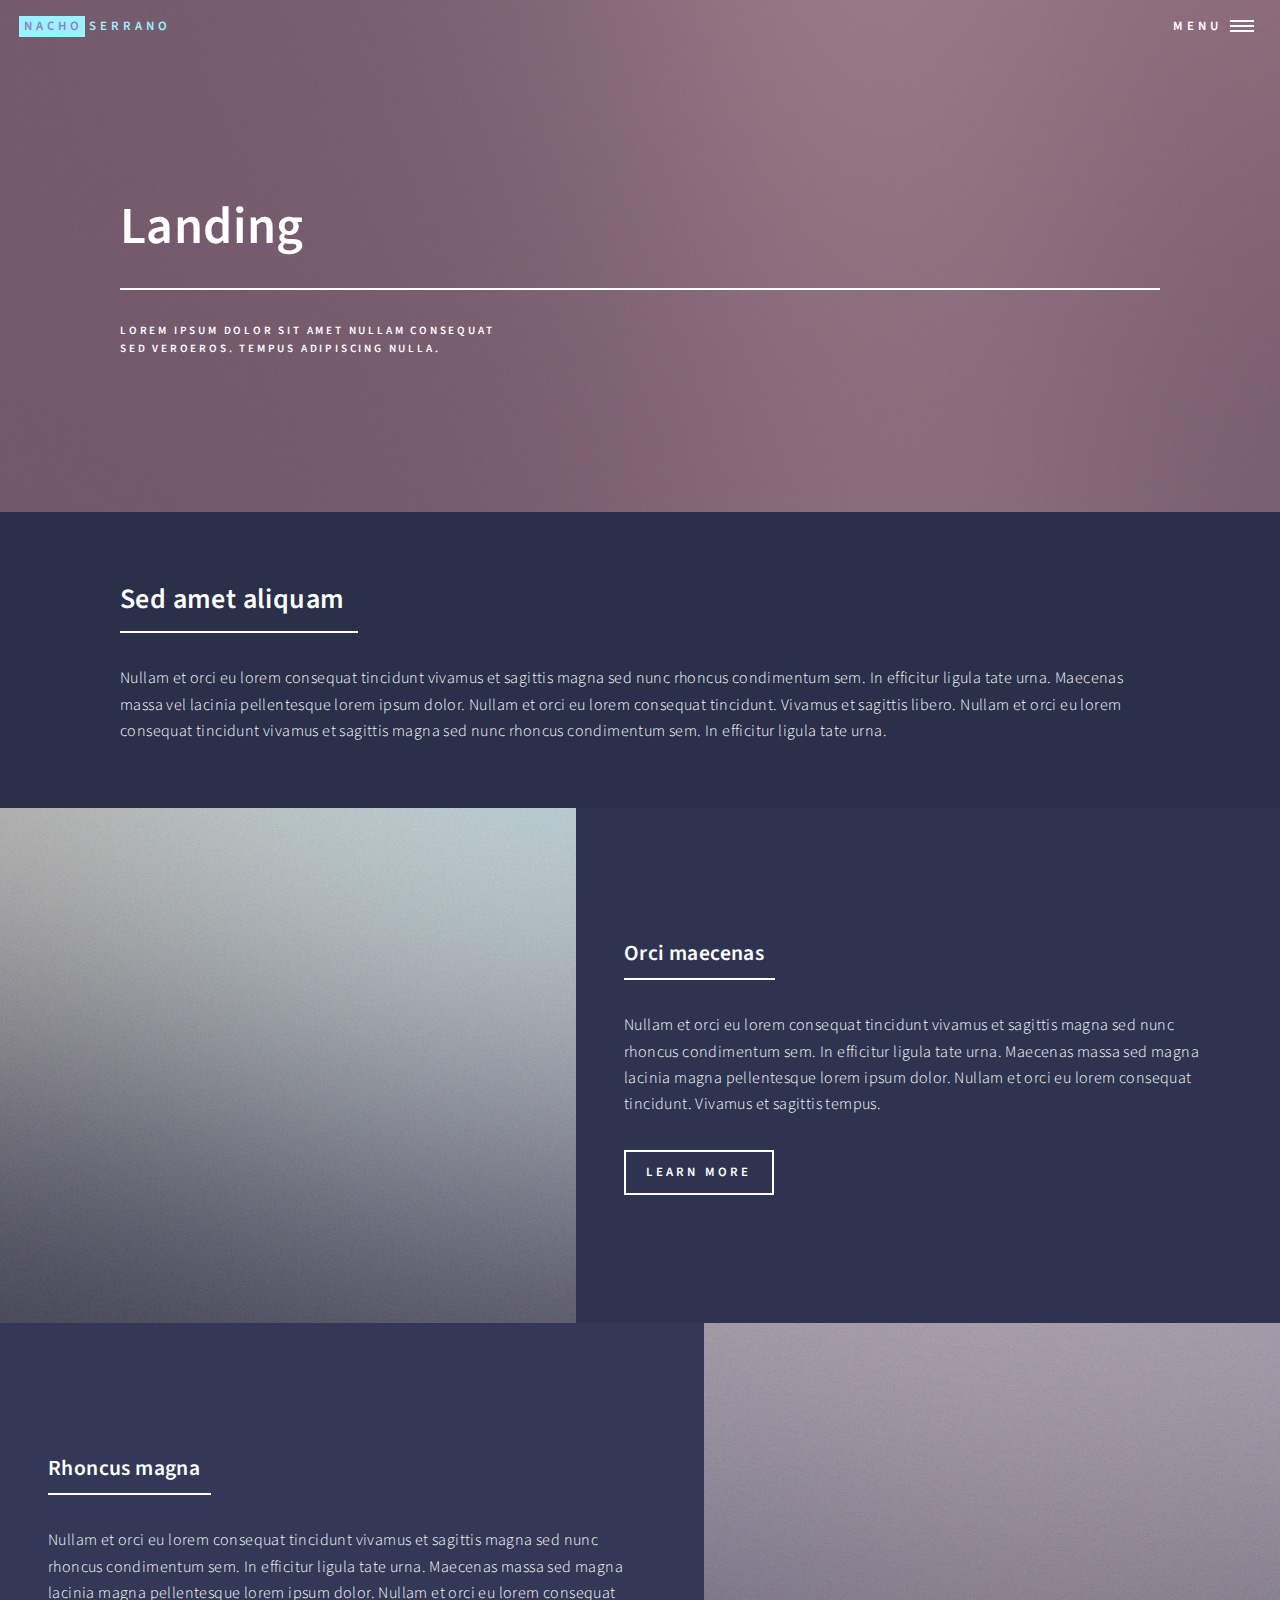
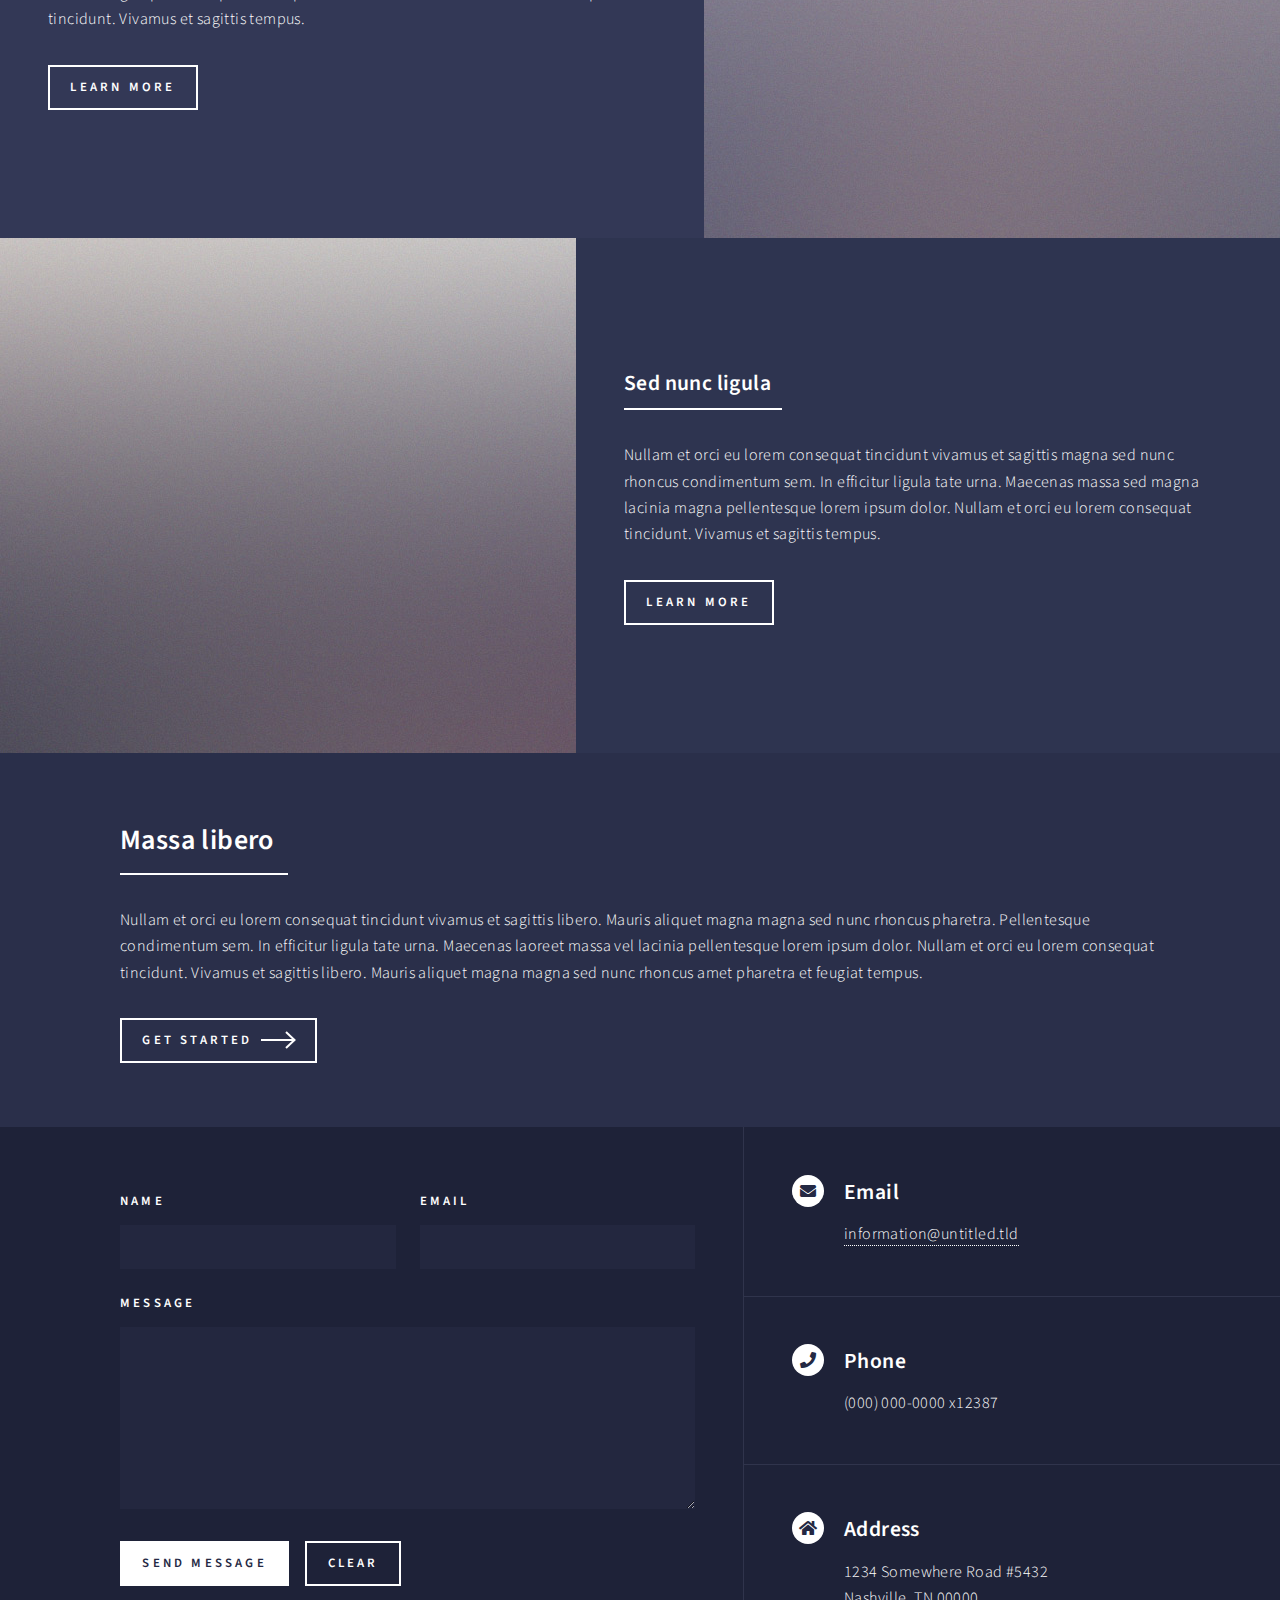
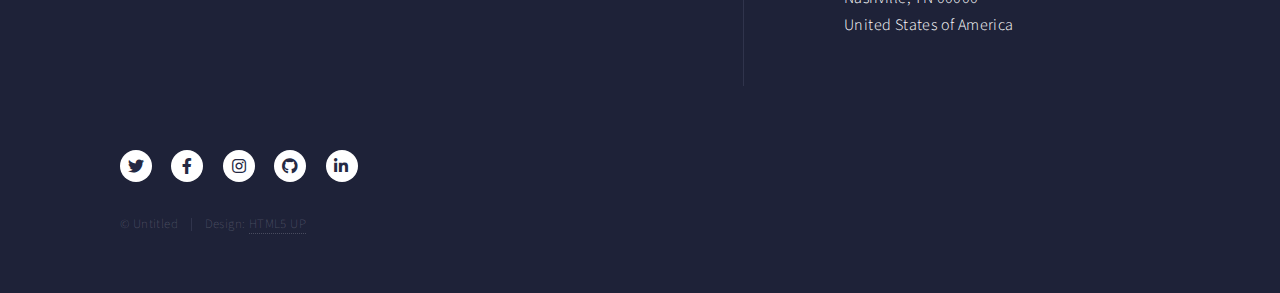
<file: landing.html>
<!DOCTYPE HTML>
<!--
	Forty by HTML5 UP
	html5up.net | @ajlkn
	Free for personal and commercial use under the CCA 3.0 license (html5up.net/license)
-->
<html>
	<head>
		<title>Nacho Serrano</title>
		<meta charset="utf-8" />
		<meta name="viewport" content="width=device-width, initial-scale=1, user-scalable=no" />
		<link rel="stylesheet" href="assets/css/main.css" />
		<noscript><link rel="stylesheet" href="assets/css/noscript.css" /></noscript>
	</head>
	<body class="is-preload">

		<!-- Wrapper -->
			<div id="wrapper">

				<!-- Header -->
				<!-- Note: The "styleN" class below should match that of the banner element. -->
					<header id="header" class="alt style2">
						<a href="index.html" class="logo"><strong>Nacho</strong><span>Serrano</span></a>
						<nav>
							<a href="#menu">Menu</a>
						</nav>
					</header>

				<!-- Menu -->
					<nav id="menu">
						<ul class="links">
							<li><a href="index.html">Home</a></li>
							<!-- <li><a href="landing.html">Blog</a></li> -->
							<li><a href="#two">Contact</a></li>
							
						</ul>
						<ul class="actions stacked">
							
						</ul>
					</nav>

				<!-- Banner -->
				<!-- Note: The "styleN" class below should match that of the header element. -->
					<section id="banner" class="style2">
						<div class="inner">
							<span class="image">
								<img src="images/pic07.jpg" alt="" />
							</span>
							<header class="major">
								<h1>Landing</h1>
							</header>
							<div class="content">
								<p>Lorem ipsum dolor sit amet nullam consequat<br />
								sed veroeros. tempus adipiscing nulla.</p>
							</div>
						</div>
					</section>

				<!-- Main -->
					<div id="main">

						<!-- One -->
							<section id="one">
								<div class="inner">
									<header class="major">
										<h2>Sed amet aliquam</h2>
									</header>
									<p>Nullam et orci eu lorem consequat tincidunt vivamus et sagittis magna sed nunc rhoncus condimentum sem. In efficitur ligula tate urna. Maecenas massa vel lacinia pellentesque lorem ipsum dolor. Nullam et orci eu lorem consequat tincidunt. Vivamus et sagittis libero. Nullam et orci eu lorem consequat tincidunt vivamus et sagittis magna sed nunc rhoncus condimentum sem. In efficitur ligula tate urna.</p>
								</div>
							</section>

						<!-- Two -->
							<section id="two" class="spotlights">
								<section>
									<a href="generic.html" class="image">
										<img src="images/pic08.jpg" alt="" data-position="center center" />
									</a>
									<div class="content">
										<div class="inner">
											<header class="major">
												<h3>Orci maecenas</h3>
											</header>
											<p>Nullam et orci eu lorem consequat tincidunt vivamus et sagittis magna sed nunc rhoncus condimentum sem. In efficitur ligula tate urna. Maecenas massa sed magna lacinia magna pellentesque lorem ipsum dolor. Nullam et orci eu lorem consequat tincidunt. Vivamus et sagittis tempus.</p>
											<ul class="actions">
												<li><a href="generic.html" class="button">Learn more</a></li>
											</ul>
										</div>
									</div>
								</section>
								<section>
									<a href="generic.html" class="image">
										<img src="images/pic09.jpg" alt="" data-position="top center" />
									</a>
									<div class="content">
										<div class="inner">
											<header class="major">
												<h3>Rhoncus magna</h3>
											</header>
											<p>Nullam et orci eu lorem consequat tincidunt vivamus et sagittis magna sed nunc rhoncus condimentum sem. In efficitur ligula tate urna. Maecenas massa sed magna lacinia magna pellentesque lorem ipsum dolor. Nullam et orci eu lorem consequat tincidunt. Vivamus et sagittis tempus.</p>
											<ul class="actions">
												<li><a href="generic.html" class="button">Learn more</a></li>
											</ul>
										</div>
									</div>
								</section>
								<section>
									<a href="generic.html" class="image">
										<img src="images/pic10.jpg" alt="" data-position="25% 25%" />
									</a>
									<div class="content">
										<div class="inner">
											<header class="major">
												<h3>Sed nunc ligula</h3>
											</header>
											<p>Nullam et orci eu lorem consequat tincidunt vivamus et sagittis magna sed nunc rhoncus condimentum sem. In efficitur ligula tate urna. Maecenas massa sed magna lacinia magna pellentesque lorem ipsum dolor. Nullam et orci eu lorem consequat tincidunt. Vivamus et sagittis tempus.</p>
											<ul class="actions">
												<li><a href="generic.html" class="button">Learn more</a></li>
											</ul>
										</div>
									</div>
								</section>
							</section>

						<!-- Three -->
							<section id="three">
								<div class="inner">
									<header class="major">
										<h2>Massa libero</h2>
									</header>
									<p>Nullam et orci eu lorem consequat tincidunt vivamus et sagittis libero. Mauris aliquet magna magna sed nunc rhoncus pharetra. Pellentesque condimentum sem. In efficitur ligula tate urna. Maecenas laoreet massa vel lacinia pellentesque lorem ipsum dolor. Nullam et orci eu lorem consequat tincidunt. Vivamus et sagittis libero. Mauris aliquet magna magna sed nunc rhoncus amet pharetra et feugiat tempus.</p>
									<ul class="actions">
										<li><a href="generic.html" class="button next">Get Started</a></li>
									</ul>
								</div>
							</section>

					</div>

				<!-- Contact -->
					<section id="contact">
						<div class="inner">
							<section>
								<form method="post" action="#">
									<div class="fields">
										<div class="field half">
											<label for="name">Name</label>
											<input type="text" name="name" id="name" />
										</div>
										<div class="field half">
											<label for="email">Email</label>
											<input type="text" name="email" id="email" />
										</div>
										<div class="field">
											<label for="message">Message</label>
											<textarea name="message" id="message" rows="6"></textarea>
										</div>
									</div>
									<ul class="actions">
										<li><input type="submit" value="Send Message" class="primary" /></li>
										<li><input type="reset" value="Clear" /></li>
									</ul>
								</form>
							</section>
							<section class="split">
								<section>
									<div class="contact-method">
										<span class="icon solid alt fa-envelope"></span>
										<h3>Email</h3>
										<a href="#">information@untitled.tld</a>
									</div>
								</section>
								<section>
									<div class="contact-method">
										<span class="icon solid alt fa-phone"></span>
										<h3>Phone</h3>
										<span>(000) 000-0000 x12387</span>
									</div>
								</section>
								<section>
									<div class="contact-method">
										<span class="icon solid alt fa-home"></span>
										<h3>Address</h3>
										<span>1234 Somewhere Road #5432<br />
										Nashville, TN 00000<br />
										United States of America</span>
									</div>
								</section>
							</section>
						</div>
					</section>

				<!-- Footer -->
					<footer id="footer">
						<div class="inner">
							<ul class="icons">
								<li><a href="#" class="icon brands alt fa-twitter"><span class="label">Twitter</span></a></li>
								<li><a href="#" class="icon brands alt fa-facebook-f"><span class="label">Facebook</span></a></li>
								<li><a href="#" class="icon brands alt fa-instagram"><span class="label">Instagram</span></a></li>
								<li><a href="#" class="icon brands alt fa-github"><span class="label">GitHub</span></a></li>
								<li><a href="#" class="icon brands alt fa-linkedin-in"><span class="label">LinkedIn</span></a></li>
							</ul>
							<ul class="copyright">
								<li>&copy; Untitled</li><li>Design: <a href="https://html5up.net">HTML5 UP</a></li>
							</ul>
						</div>
					</footer>

			</div>

		<!-- Scripts -->
			<script src="assets/js/jquery.min.js"></script>
			<script src="assets/js/jquery.scrolly.min.js"></script>
			<script src="assets/js/jquery.scrollex.min.js"></script>
			<script src="assets/js/browser.min.js"></script>
			<script src="assets/js/breakpoints.min.js"></script>
			<script src="assets/js/util.js"></script>
			<script src="assets/js/main.js"></script>

	</body>
</html>
</file>
<file: assets/css/noscript.css>
/*
	Forty by HTML5 UP
	html5up.net | @ajlkn
	Free for personal and commercial use under the CCA 3.0 license (html5up.net/license)
*/

/* Banner */

	body.is-preload #banner:after {
		opacity: 0.85;
	}

	body.is-preload #banner > .inner {
		-moz-filter: none;
		-webkit-filter: none;
		-ms-filter: none;
		filter: none;
		-moz-transform: none;
		-webkit-transform: none;
		-ms-transform: none;
		transform: none;
		opacity: 1;
	}
</file>
<file: assets/css/main.css>
@import url(fontawesome-all.min.css);
@import url("https://fonts.googleapis.com/css?family=Source+Sans+Pro:300,300italic,600,600italic");

html, body, div, span, applet, object,
iframe, h1, h2, h3, h4, h5, h6, p, blockquote,
pre, a, abbr, acronym, address, big, cite,
code, del, dfn, em, img, ins, kbd, q, s, samp,
small, strike, strong, sub, sup, tt, var, b,
u, i, center, dl, dt, dd, ol, ul, li, fieldset,
form, label, legend, table, caption, tbody,
tfoot, thead, tr, th, td, article, aside,
canvas, details, embed, figure, figcaption,
footer, header, hgroup, menu, nav, output, ruby,
section, summary, time, mark, audio, video {
	margin: 0;
	padding: 0;
	border: 0;
	font-size: 100%;
	font: inherit;
	vertical-align: baseline;}

article, aside, details, figcaption, figure,
footer, header, hgroup, menu, nav, section {
	display: block;}

body {
	line-height: 1;
}

ol, ul {
	list-style: none;
}

blockquote, q {
	quotes: none;
}

	blockquote:before, blockquote:after, q:before, q:after {
		content: '';
		content: none;
	}

table {
	border-collapse: collapse;
	border-spacing: 0;
}

body {
	-webkit-text-size-adjust: none;
}

mark {
	background-color: transparent;
	color: inherit;
}

input::-moz-focus-inner {
	border: 0;
	padding: 0;
}

input, select, textarea {
	-moz-appearance: none;
	-webkit-appearance: none;
	-ms-appearance: none;
	appearance: none;
}

/* Basic */

	@-ms-viewport {
		width: device-width;
	}

	body {
		-ms-overflow-style: scrollbar;
	}

	@media screen and (max-width: 480px) {

		html, body {
			min-width: 320px;
		}

	}

	html {
		box-sizing: border-box;
	}

	*, *:before, *:after {
		box-sizing: inherit;
	}

	body {
		background: #1e2238;
	}

		body.is-preload *, body.is-preload *:before, body.is-preload *:after {
			-moz-animation: none !important;
			-webkit-animation: none !important;
			-ms-animation: none !important;
			animation: none !important;
			-moz-transition: none !important;
			-webkit-transition: none !important;
			-ms-transition: none !important;
			transition: none !important;
		}

/* Type */

	body, input, select, textarea {
		color: #ffffff;
		font-family: "Source Sans Pro", Helvetica, sans-serif;
		font-size: 17pt;
		font-weight: 300;
		letter-spacing: 0.025em;
		line-height: 1.65;
	}

		@media screen and (max-width: 1680px) {

			body, input, select, textarea {
				font-size: 14pt;
			}

		}

		@media screen and (max-width: 1280px) {

			body, input, select, textarea {
				font-size: 12pt;
			}

		}

		@media screen and (max-width: 360px) {

			body, input, select, textarea {
				font-size: 11pt;
			}

		}

	a {
		-moz-transition: color 0.2s ease-in-out, border-bottom-color 0.2s ease-in-out;
		-webkit-transition: color 0.2s ease-in-out, border-bottom-color 0.2s ease-in-out;
		-ms-transition: color 0.2s ease-in-out, border-bottom-color 0.2s ease-in-out;
		transition: color 0.2s ease-in-out, border-bottom-color 0.2s ease-in-out;
		border-bottom: dotted 1px;
		color: inherit;
		text-decoration: none;
	}

		a:hover {
			border-bottom-color: transparent;
			color: #9bf1ff !important;
		}

		a:active {
			color: #53e3fb !important;
		}

	strong, b {
		color: #ffffff;
		font-weight: 600;
	}

	em, i {
		font-style: italic;
	}

	p {
		margin: 0 0 2em 0;
	}

	h1, h2, h3, h4, h5, h6 {
		color: #ffffff;
		font-weight: 600;
		line-height: 1.65;
		margin: 0 0 1em 0;
	}

		h1 a, h2 a, h3 a, h4 a, h5 a, h6 a {
			color: inherit;
			border-bottom: 0;
		}

	h1 {
		font-size: 2.5em;
	}

	h2 {
		font-size: 1.75em;
	}

	h3 {
		font-size: 1.35em;
	}

	h4 {
		font-size: 1.1em;
	}

	h5 {
		font-size: 0.9em;
	}

	h6 {
		font-size: 0.7em;
	}

	@media screen and (max-width: 736px) {

		h1 {
			font-size: 2em;
		}

		h2 {
			font-size: 1.5em;
		}

		h3 {
			font-size: 1.25em;
		}

	}

	sub {
		font-size: 0.8em;
		position: relative;
		top: 0.5em;
	}

	sup {
		font-size: 0.8em;
		position: relative;
		top: -0.5em;
	}

	blockquote {
		border-left: solid 4px rgba(212, 212, 255, 0.1);
		font-style: italic;
		margin: 0 0 2em 0;
		padding: 0.5em 0 0.5em 2em;
	}

	code {
		background: rgba(212, 212, 255, 0.035);
		font-family: "Courier New", monospace;
		font-size: 0.9em;
		margin: 0 0.25em;
		padding: 0.25em 0.65em;
	}

	pre {
		-webkit-overflow-scrolling: touch;
		font-family: "Courier New", monospace;
		font-size: 0.9em;
		margin: 0 0 2em 0;
	}

		pre code {
			display: block;
			line-height: 1.75;
			padding: 1em 1.5em;
			overflow-x: auto;
		}

	hr {
		border: 0;
		border-bottom: solid 1px rgba(212, 212, 255, 0.1);
		margin: 2em 0;
	}

		hr.major {
			margin: 3em 0;
		}

	.align-left {
		text-align: left;
	}

	.align-center {
		text-align: center;
	}

	.align-right {
		text-align: right;
	}

/* Row */

	.row {
		display: flex;
		flex-wrap: wrap;
		box-sizing: border-box;
		align-items: stretch;
	}

		.row > * {
			box-sizing: border-box;
		}

		.row.gtr-uniform > * > :last-child {
			margin-bottom: 0;
		}

		.row.aln-left {
			justify-content: flex-start;
		}

		.row.aln-center {
			justify-content: center;
		}

		.row.aln-right {
			justify-content: flex-end;
		}

		.row.aln-top {
			align-items: flex-start;
		}

		.row.aln-middle {
			align-items: center;
		}

		.row.aln-bottom {
			align-items: flex-end;
		}

		.row > .imp {
			order: -1;
		}

		.row > .col-1 {
			width: 8.33333%;
		}

		.row > .off-1 {
			margin-left: 8.33333%;
		}

		.row > .col-2 {
			width: 16.66667%;
		}

		.row > .off-2 {
			margin-left: 16.66667%;
		}

		.row > .col-3 {
			width: 25%;
		}

		.row > .off-3 {
			margin-left: 25%;
		}

		.row > .col-4 {
			width: 33.33333%;
		}

		.row > .off-4 {
			margin-left: 33.33333%;
		}

		.row > .col-5 {
			width: 41.66667%;
		}

		.row > .off-5 {
			margin-left: 41.66667%;
		}

		.row > .col-6 {
			width: 50%;
		}

		.row > .off-6 {
			margin-left: 50%;
		}

		.row > .col-7 {
			width: 58.33333%;
		}

		.row > .off-7 {
			margin-left: 58.33333%;
		}

		.row > .col-8 {
			width: 66.66667%;
		}

		.row > .off-8 {
			margin-left: 66.66667%;
		}

		.row > .col-9 {
			width: 75%;
		}

		.row > .off-9 {
			margin-left: 75%;
		}

		.row > .col-10 {
			width: 83.33333%;
		}

		.row > .off-10 {
			margin-left: 83.33333%;
		}

		.row > .col-11 {
			width: 91.66667%;
		}

		.row > .off-11 {
			margin-left: 91.66667%;
		}

		.row > .col-12 {
			width: 100%;
		}

		.row > .off-12 {
			margin-left: 100%;
		}

		.row.gtr-0 {
			margin-top: 0;
			margin-left: 0em;
		}

			.row.gtr-0 > * {
				padding: 0 0 0 0em;
			}

			.row.gtr-0.gtr-uniform {
				margin-top: 0em;
			}

				.row.gtr-0.gtr-uniform > * {
					padding-top: 0em;
				}

		.row.gtr-25 {
			margin-top: 0;
			margin-left: -0.5em;
		}

			.row.gtr-25 > * {
				padding: 0 0 0 0.5em;
			}

			.row.gtr-25.gtr-uniform {
				margin-top: -0.5em;
			}

				.row.gtr-25.gtr-uniform > * {
					padding-top: 0.5em;
				}

		.row.gtr-50 {
			margin-top: 0;
			margin-left: -1em;
		}

			.row.gtr-50 > * {
				padding: 0 0 0 1em;
			}

			.row.gtr-50.gtr-uniform {
				margin-top: -1em;
			}

				.row.gtr-50.gtr-uniform > * {
					padding-top: 1em;
				}

		.row {
			margin-top: 0;
			margin-left: -2em;
		}

			.row > * {
				padding: 0 0 0 2em;
			}

			.row.gtr-uniform {
				margin-top: -2em;
			}

				.row.gtr-uniform > * {
					padding-top: 2em;
				}

		.row.gtr-150 {
			margin-top: 0;
			margin-left: -3em;
		}

			.row.gtr-150 > * {
				padding: 0 0 0 3em;
			}

			.row.gtr-150.gtr-uniform {
				margin-top: -3em;
			}

				.row.gtr-150.gtr-uniform > * {
					padding-top: 3em;
				}

		.row.gtr-200 {
			margin-top: 0;
			margin-left: -4em;
		}

			.row.gtr-200 > * {
				padding: 0 0 0 4em;
			}

			.row.gtr-200.gtr-uniform {
				margin-top: -4em;
			}

				.row.gtr-200.gtr-uniform > * {
					padding-top: 4em;
				}

		@media screen and (max-width: 1680px) {

			.row {
				display: flex;
				flex-wrap: wrap;
				box-sizing: border-box;
				align-items: stretch;
			}

				.row > * {
					box-sizing: border-box;
				}

				.row.gtr-uniform > * > :last-child {
					margin-bottom: 0;
				}

				.row.aln-left {
					justify-content: flex-start;
				}

				.row.aln-center {
					justify-content: center;
				}

				.row.aln-right {
					justify-content: flex-end;
				}

				.row.aln-top {
					align-items: flex-start;
				}

				.row.aln-middle {
					align-items: center;
				}

				.row.aln-bottom {
					align-items: flex-end;
				}

				.row > .imp-xlarge {
					order: -1;
				}

				.row > .col-1-xlarge {
					width: 8.33333%;
				}

				.row > .off-1-xlarge {
					margin-left: 8.33333%;
				}

				.row > .col-2-xlarge {
					width: 16.66667%;
				}

				.row > .off-2-xlarge {
					margin-left: 16.66667%;
				}

				.row > .col-3-xlarge {
					width: 25%;
				}

				.row > .off-3-xlarge {
					margin-left: 25%;
				}

				.row > .col-4-xlarge {
					width: 33.33333%;
				}

				.row > .off-4-xlarge {
					margin-left: 33.33333%;
				}

				.row > .col-5-xlarge {
					width: 41.66667%;
				}

				.row > .off-5-xlarge {
					margin-left: 41.66667%;
				}

				.row > .col-6-xlarge {
					width: 50%;
				}

				.row > .off-6-xlarge {
					margin-left: 50%;
				}

				.row > .col-7-xlarge {
					width: 58.33333%;
				}

				.row > .off-7-xlarge {
					margin-left: 58.33333%;
				}

				.row > .col-8-xlarge {
					width: 66.66667%;
				}

				.row > .off-8-xlarge {
					margin-left: 66.66667%;
				}

				.row > .col-9-xlarge {
					width: 75%;
				}

				.row > .off-9-xlarge {
					margin-left: 75%;
				}

				.row > .col-10-xlarge {
					width: 83.33333%;
				}

				.row > .off-10-xlarge {
					margin-left: 83.33333%;
				}

				.row > .col-11-xlarge {
					width: 91.66667%;
				}

				.row > .off-11-xlarge {
					margin-left: 91.66667%;
				}

				.row > .col-12-xlarge {
					width: 100%;
				}

				.row > .off-12-xlarge {
					margin-left: 100%;
				}

				.row.gtr-0 {
					margin-top: 0;
					margin-left: 0em;
				}

					.row.gtr-0 > * {
						padding: 0 0 0 0em;
					}

					.row.gtr-0.gtr-uniform {
						margin-top: 0em;
					}

						.row.gtr-0.gtr-uniform > * {
							padding-top: 0em;
						}

				.row.gtr-25 {
					margin-top: 0;
					margin-left: -0.5em;
				}

					.row.gtr-25 > * {
						padding: 0 0 0 0.5em;
					}

					.row.gtr-25.gtr-uniform {
						margin-top: -0.5em;
					}

						.row.gtr-25.gtr-uniform > * {
							padding-top: 0.5em;
						}

				.row.gtr-50 {
					margin-top: 0;
					margin-left: -1em;
				}

					.row.gtr-50 > * {
						padding: 0 0 0 1em;
					}

					.row.gtr-50.gtr-uniform {
						margin-top: -1em;
					}

						.row.gtr-50.gtr-uniform > * {
							padding-top: 1em;
						}

				.row {
					margin-top: 0;
					margin-left: -2em;
				}

					.row > * {
						padding: 0 0 0 2em;
					}

					.row.gtr-uniform {
						margin-top: -2em;
					}

						.row.gtr-uniform > * {
							padding-top: 2em;
						}

				.row.gtr-150 {
					margin-top: 0;
					margin-left: -3em;
				}

					.row.gtr-150 > * {
						padding: 0 0 0 3em;
					}

					.row.gtr-150.gtr-uniform {
						margin-top: -3em;
					}

						.row.gtr-150.gtr-uniform > * {
							padding-top: 3em;
						}

				.row.gtr-200 {
					margin-top: 0;
					margin-left: -4em;
				}

					.row.gtr-200 > * {
						padding: 0 0 0 4em;
					}

					.row.gtr-200.gtr-uniform {
						margin-top: -4em;
					}

						.row.gtr-200.gtr-uniform > * {
							padding-top: 4em;
						}

		}

		@media screen and (max-width: 1280px) {

			.row {
				display: flex;
				flex-wrap: wrap;
				box-sizing: border-box;
				align-items: stretch;
			}

				.row > * {
					box-sizing: border-box;
				}

				.row.gtr-uniform > * > :last-child {
					margin-bottom: 0;
				}

				.row.aln-left {
					justify-content: flex-start;
				}

				.row.aln-center {
					justify-content: center;
				}

				.row.aln-right {
					justify-content: flex-end;
				}

				.row.aln-top {
					align-items: flex-start;
				}

				.row.aln-middle {
					align-items: center;
				}

				.row.aln-bottom {
					align-items: flex-end;
				}

				.row > .imp-large {
					order: -1;
				}

				.row > .col-1-large {
					width: 8.33333%;
				}

				.row > .off-1-large {
					margin-left: 8.33333%;
				}

				.row > .col-2-large {
					width: 16.66667%;
				}

				.row > .off-2-large {
					margin-left: 16.66667%;
				}

				.row > .col-3-large {
					width: 25%;
				}

				.row > .off-3-large {
					margin-left: 25%;
				}

				.row > .col-4-large {
					width: 33.33333%;
				}

				.row > .off-4-large {
					margin-left: 33.33333%;
				}

				.row > .col-5-large {
					width: 41.66667%;
				}

				.row > .off-5-large {
					margin-left: 41.66667%;
				}

				.row > .col-6-large {
					width: 50%;
				}

				.row > .off-6-large {
					margin-left: 50%;
				}

				.row > .col-7-large {
					width: 58.33333%;
				}

				.row > .off-7-large {
					margin-left: 58.33333%;
				}

				.row > .col-8-large {
					width: 66.66667%;
				}

				.row > .off-8-large {
					margin-left: 66.66667%;
				}

				.row > .col-9-large {
					width: 75%;
				}

				.row > .off-9-large {
					margin-left: 75%;
				}

				.row > .col-10-large {
					width: 83.33333%;
				}

				.row > .off-10-large {
					margin-left: 83.33333%;
				}

				.row > .col-11-large {
					width: 91.66667%;
				}

				.row > .off-11-large {
					margin-left: 91.66667%;
				}

				.row > .col-12-large {
					width: 100%;
				}

				.row > .off-12-large {
					margin-left: 100%;
				}

				.row.gtr-0 {
					margin-top: 0;
					margin-left: 0em;
				}

					.row.gtr-0 > * {
						padding: 0 0 0 0em;
					}

					.row.gtr-0.gtr-uniform {
						margin-top: 0em;
					}

						.row.gtr-0.gtr-uniform > * {
							padding-top: 0em;
						}

				.row.gtr-25 {
					margin-top: 0;
					margin-left: -0.375em;
				}

					.row.gtr-25 > * {
						padding: 0 0 0 0.375em;
					}

					.row.gtr-25.gtr-uniform {
						margin-top: -0.375em;
					}

						.row.gtr-25.gtr-uniform > * {
							padding-top: 0.375em;
						}

				.row.gtr-50 {
					margin-top: 0;
					margin-left: -0.75em;
				}

					.row.gtr-50 > * {
						padding: 0 0 0 0.75em;
					}

					.row.gtr-50.gtr-uniform {
						margin-top: -0.75em;
					}

						.row.gtr-50.gtr-uniform > * {
							padding-top: 0.75em;
						}

				.row {
					margin-top: 0;
					margin-left: -1.5em;
				}

					.row > * {
						padding: 0 0 0 1.5em;
					}

					.row.gtr-uniform {
						margin-top: -1.5em;
					}

						.row.gtr-uniform > * {
							padding-top: 1.5em;
						}

				.row.gtr-150 {
					margin-top: 0;
					margin-left: -2.25em;
				}

					.row.gtr-150 > * {
						padding: 0 0 0 2.25em;
					}

					.row.gtr-150.gtr-uniform {
						margin-top: -2.25em;
					}

						.row.gtr-150.gtr-uniform > * {
							padding-top: 2.25em;
						}

				.row.gtr-200 {
					margin-top: 0;
					margin-left: -3em;
				}

					.row.gtr-200 > * {
						padding: 0 0 0 3em;
					}

					.row.gtr-200.gtr-uniform {
						margin-top: -3em;
					}

						.row.gtr-200.gtr-uniform > * {
							padding-top: 3em;
						}

		}

		@media screen and (max-width: 980px) {

			.row {
				display: flex;
				flex-wrap: wrap;
				box-sizing: border-box;
				align-items: stretch;
			}

				.row > * {
					box-sizing: border-box;
				}

				.row.gtr-uniform > * > :last-child {
					margin-bottom: 0;
				}

				.row.aln-left {
					justify-content: flex-start;
				}

				.row.aln-center {
					justify-content: center;
				}

				.row.aln-right {
					justify-content: flex-end;
				}

				.row.aln-top {
					align-items: flex-start;
				}

				.row.aln-middle {
					align-items: center;
				}

				.row.aln-bottom {
					align-items: flex-end;
				}

				.row > .imp-medium {
					order: -1;
				}

				.row > .col-1-medium {
					width: 8.33333%;
				}

				.row > .off-1-medium {
					margin-left: 8.33333%;
				}

				.row > .col-2-medium {
					width: 16.66667%;
				}

				.row > .off-2-medium {
					margin-left: 16.66667%;
				}

				.row > .col-3-medium {
					width: 25%;
				}

				.row > .off-3-medium {
					margin-left: 25%;
				}

				.row > .col-4-medium {
					width: 33.33333%;
				}

				.row > .off-4-medium {
					margin-left: 33.33333%;
				}

				.row > .col-5-medium {
					width: 41.66667%;
				}

				.row > .off-5-medium {
					margin-left: 41.66667%;
				}

				.row > .col-6-medium {
					width: 50%;
				}

				.row > .off-6-medium {
					margin-left: 50%;
				}

				.row > .col-7-medium {
					width: 58.33333%;
				}

				.row > .off-7-medium {
					margin-left: 58.33333%;
				}

				.row > .col-8-medium {
					width: 66.66667%;
				}

				.row > .off-8-medium {
					margin-left: 66.66667%;
				}

				.row > .col-9-medium {
					width: 75%;
				}

				.row > .off-9-medium {
					margin-left: 75%;
				}

				.row > .col-10-medium {
					width: 83.33333%;
				}

				.row > .off-10-medium {
					margin-left: 83.33333%;
				}

				.row > .col-11-medium {
					width: 91.66667%;
				}

				.row > .off-11-medium {
					margin-left: 91.66667%;
				}

				.row > .col-12-medium {
					width: 100%;
				}

				.row > .off-12-medium {
					margin-left: 100%;
				}

				.row.gtr-0 {
					margin-top: 0;
					margin-left: 0em;
				}

					.row.gtr-0 > * {
						padding: 0 0 0 0em;
					}

					.row.gtr-0.gtr-uniform {
						margin-top: 0em;
					}

						.row.gtr-0.gtr-uniform > * {
							padding-top: 0em;
						}

				.row.gtr-25 {
					margin-top: 0;
					margin-left: -0.375em;
				}

					.row.gtr-25 > * {
						padding: 0 0 0 0.375em;
					}

					.row.gtr-25.gtr-uniform {
						margin-top: -0.375em;
					}

						.row.gtr-25.gtr-uniform > * {
							padding-top: 0.375em;
						}

				.row.gtr-50 {
					margin-top: 0;
					margin-left: -0.75em;
				}

					.row.gtr-50 > * {
						padding: 0 0 0 0.75em;
					}

					.row.gtr-50.gtr-uniform {
						margin-top: -0.75em;
					}

						.row.gtr-50.gtr-uniform > * {
							padding-top: 0.75em;
						}

				.row {
					margin-top: 0;
					margin-left: -1.5em;
				}

					.row > * {
						padding: 0 0 0 1.5em;
					}

					.row.gtr-uniform {
						margin-top: -1.5em;
					}

						.row.gtr-uniform > * {
							padding-top: 1.5em;
						}

				.row.gtr-150 {
					margin-top: 0;
					margin-left: -2.25em;
				}

					.row.gtr-150 > * {
						padding: 0 0 0 2.25em;
					}

					.row.gtr-150.gtr-uniform {
						margin-top: -2.25em;
					}

						.row.gtr-150.gtr-uniform > * {
							padding-top: 2.25em;
						}

				.row.gtr-200 {
					margin-top: 0;
					margin-left: -3em;
				}

					.row.gtr-200 > * {
						padding: 0 0 0 3em;
					}

					.row.gtr-200.gtr-uniform {
						margin-top: -3em;
					}

						.row.gtr-200.gtr-uniform > * {
							padding-top: 3em;
						}

		}

		@media screen and (max-width: 736px) {

			.row {
				display: flex;
				flex-wrap: wrap;
				box-sizing: border-box;
				align-items: stretch;
			}

				.row > * {
					box-sizing: border-box;
				}

				.row.gtr-uniform > * > :last-child {
					margin-bottom: 0;
				}

				.row.aln-left {
					justify-content: flex-start;
				}

				.row.aln-center {
					justify-content: center;
				}

				.row.aln-right {
					justify-content: flex-end;
				}

				.row.aln-top {
					align-items: flex-start;
				}

				.row.aln-middle {
					align-items: center;
				}

				.row.aln-bottom {
					align-items: flex-end;
				}

				.row > .imp-small {
					order: -1;
				}

				.row > .col-1-small {
					width: 8.33333%;
				}

				.row > .off-1-small {
					margin-left: 8.33333%;
				}

				.row > .col-2-small {
					width: 16.66667%;
				}

				.row > .off-2-small {
					margin-left: 16.66667%;
				}

				.row > .col-3-small {
					width: 25%;
				}

				.row > .off-3-small {
					margin-left: 25%;
				}

				.row > .col-4-small {
					width: 33.33333%;
				}

				.row > .off-4-small {
					margin-left: 33.33333%;
				}

				.row > .col-5-small {
					width: 41.66667%;
				}

				.row > .off-5-small {
					margin-left: 41.66667%;
				}

				.row > .col-6-small {
					width: 50%;
				}

				.row > .off-6-small {
					margin-left: 50%;
				}

				.row > .col-7-small {
					width: 58.33333%;
				}

				.row > .off-7-small {
					margin-left: 58.33333%;
				}

				.row > .col-8-small {
					width: 66.66667%;
				}

				.row > .off-8-small {
					margin-left: 66.66667%;
				}

				.row > .col-9-small {
					width: 75%;
				}

				.row > .off-9-small {
					margin-left: 75%;
				}

				.row > .col-10-small {
					width: 83.33333%;
				}

				.row > .off-10-small {
					margin-left: 83.33333%;
				}

				.row > .col-11-small {
					width: 91.66667%;
				}

				.row > .off-11-small {
					margin-left: 91.66667%;
				}

				.row > .col-12-small {
					width: 100%;
				}

				.row > .off-12-small {
					margin-left: 100%;
				}

				.row.gtr-0 {
					margin-top: 0;
					margin-left: 0em;
				}

					.row.gtr-0 > * {
						padding: 0 0 0 0em;
					}

					.row.gtr-0.gtr-uniform {
						margin-top: 0em;
					}

						.row.gtr-0.gtr-uniform > * {
							padding-top: 0em;
						}

				.row.gtr-25 {
					margin-top: 0;
					margin-left: -0.3125em;
				}

					.row.gtr-25 > * {
						padding: 0 0 0 0.3125em;
					}

					.row.gtr-25.gtr-uniform {
						margin-top: -0.3125em;
					}

						.row.gtr-25.gtr-uniform > * {
							padding-top: 0.3125em;
						}

				.row.gtr-50 {
					margin-top: 0;
					margin-left: -0.625em;
				}

					.row.gtr-50 > * {
						padding: 0 0 0 0.625em;
					}

					.row.gtr-50.gtr-uniform {
						margin-top: -0.625em;
					}

						.row.gtr-50.gtr-uniform > * {
							padding-top: 0.625em;
						}

				.row {
					margin-top: 0;
					margin-left: -1.25em;
				}

					.row > * {
						padding: 0 0 0 1.25em;
					}

					.row.gtr-uniform {
						margin-top: -1.25em;
					}

						.row.gtr-uniform > * {
							padding-top: 1.25em;
						}

				.row.gtr-150 {
					margin-top: 0;
					margin-left: -1.875em;
				}

					.row.gtr-150 > * {
						padding: 0 0 0 1.875em;
					}

					.row.gtr-150.gtr-uniform {
						margin-top: -1.875em;
					}

						.row.gtr-150.gtr-uniform > * {
							padding-top: 1.875em;
						}

				.row.gtr-200 {
					margin-top: 0;
					margin-left: -2.5em;
				}

					.row.gtr-200 > * {
						padding: 0 0 0 2.5em;
					}

					.row.gtr-200.gtr-uniform {
						margin-top: -2.5em;
					}

						.row.gtr-200.gtr-uniform > * {
							padding-top: 2.5em;
						}

		}

		@media screen and (max-width: 480px) {

			.row {
				display: flex;
				flex-wrap: wrap;
				box-sizing: border-box;
				align-items: stretch;
			}

				.row > * {
					box-sizing: border-box;
				}

				.row.gtr-uniform > * > :last-child {
					margin-bottom: 0;
				}

				.row.aln-left {
					justify-content: flex-start;
				}

				.row.aln-center {
					justify-content: center;
				}

				.row.aln-right {
					justify-content: flex-end;
				}

				.row.aln-top {
					align-items: flex-start;
				}

				.row.aln-middle {
					align-items: center;
				}

				.row.aln-bottom {
					align-items: flex-end;
				}

				.row > .imp-xsmall {
					order: -1;
				}

				.row > .col-1-xsmall {
					width: 8.33333%;
				}

				.row > .off-1-xsmall {
					margin-left: 8.33333%;
				}

				.row > .col-2-xsmall {
					width: 16.66667%;
				}

				.row > .off-2-xsmall {
					margin-left: 16.66667%;
				}

				.row > .col-3-xsmall {
					width: 25%;
				}

				.row > .off-3-xsmall {
					margin-left: 25%;
				}

				.row > .col-4-xsmall {
					width: 33.33333%;
				}

				.row > .off-4-xsmall {
					margin-left: 33.33333%;
				}

				.row > .col-5-xsmall {
					width: 41.66667%;
				}

				.row > .off-5-xsmall {
					margin-left: 41.66667%;
				}

				.row > .col-6-xsmall {
					width: 50%;
				}

				.row > .off-6-xsmall {
					margin-left: 50%;
				}

				.row > .col-7-xsmall {
					width: 58.33333%;
				}

				.row > .off-7-xsmall {
					margin-left: 58.33333%;
				}

				.row > .col-8-xsmall {
					width: 66.66667%;
				}

				.row > .off-8-xsmall {
					margin-left: 66.66667%;
				}

				.row > .col-9-xsmall {
					width: 75%;
				}

				.row > .off-9-xsmall {
					margin-left: 75%;
				}

				.row > .col-10-xsmall {
					width: 83.33333%;
				}

				.row > .off-10-xsmall {
					margin-left: 83.33333%;
				}

				.row > .col-11-xsmall {
					width: 91.66667%;
				}

				.row > .off-11-xsmall {
					margin-left: 91.66667%;
				}

				.row > .col-12-xsmall {
					width: 100%;
				}

				.row > .off-12-xsmall {
					margin-left: 100%;
				}

				.row.gtr-0 {
					margin-top: 0;
					margin-left: 0em;
				}

					.row.gtr-0 > * {
						padding: 0 0 0 0em;
					}

					.row.gtr-0.gtr-uniform {
						margin-top: 0em;
					}

						.row.gtr-0.gtr-uniform > * {
							padding-top: 0em;
						}

				.row.gtr-25 {
					margin-top: 0;
					margin-left: -0.3125em;
				}

					.row.gtr-25 > * {
						padding: 0 0 0 0.3125em;
					}

					.row.gtr-25.gtr-uniform {
						margin-top: -0.3125em;
					}

						.row.gtr-25.gtr-uniform > * {
							padding-top: 0.3125em;
						}

				.row.gtr-50 {
					margin-top: 0;
					margin-left: -0.625em;
				}

					.row.gtr-50 > * {
						padding: 0 0 0 0.625em;
					}

					.row.gtr-50.gtr-uniform {
						margin-top: -0.625em;
					}

						.row.gtr-50.gtr-uniform > * {
							padding-top: 0.625em;
						}

				.row {
					margin-top: 0;
					margin-left: -1.25em;
				}

					.row > * {
						padding: 0 0 0 1.25em;
					}

					.row.gtr-uniform {
						margin-top: -1.25em;
					}

						.row.gtr-uniform > * {
							padding-top: 1.25em;
						}

				.row.gtr-150 {
					margin-top: 0;
					margin-left: -1.875em;
				}

					.row.gtr-150 > * {
						padding: 0 0 0 1.875em;
					}

					.row.gtr-150.gtr-uniform {
						margin-top: -1.875em;
					}

						.row.gtr-150.gtr-uniform > * {
							padding-top: 1.875em;
						}

				.row.gtr-200 {
					margin-top: 0;
					margin-left: -2.5em;
				}

					.row.gtr-200 > * {
						padding: 0 0 0 2.5em;
					}

					.row.gtr-200.gtr-uniform {
						margin-top: -2.5em;
					}

						.row.gtr-200.gtr-uniform > * {
							padding-top: 2.5em;
						}

		}

/* Section/Article */

	section.special, article.special {
		text-align: center;
	}

	header.major {
		width: -moz-max-content;
		width: -webkit-max-content;
		width: -ms-max-content;
		width: max-content;
		margin-bottom: 2em;
	}

		header.major > :first-child {
			margin-bottom: 0;
			width: calc(100% + 0.5em);
		}

			header.major > :first-child:after {
				content: '';
				background-color: #ffffff;
				display: block;
				height: 2px;
				margin: 0.325em 0 0.5em 0;
				width: 100%;
			}

		header.major > p {
			font-size: 0.7em;
			font-weight: 600;
			letter-spacing: 0.25em;
			margin-bottom: 0;
			text-transform: uppercase;
		}

		body.is-ie header.major > :first-child:after {
			max-width: 9em;
		}

		body.is-ie header.major > h1:after {
			max-width: 100% !important;
		}

	@media screen and (max-width: 736px) {

		header.major > p br {
			display: none;
		}

	}

/* Form */

	form {
		margin: 0 0 2em 0;
	}

		form > :last-child {
			margin-bottom: 0;
		}

		form > .fields {
			display: -moz-flex;
			display: -webkit-flex;
			display: -ms-flex;
			display: flex;
			-moz-flex-wrap: wrap;
			-webkit-flex-wrap: wrap;
			-ms-flex-wrap: wrap;
			flex-wrap: wrap;
			width: calc(100% + 3em);
			margin: -1.5em 0 2em -1.5em;
		}

			form > .fields > .field {
				-moz-flex-grow: 0;
				-webkit-flex-grow: 0;
				-ms-flex-grow: 0;
				flex-grow: 0;
				-moz-flex-shrink: 0;
				-webkit-flex-shrink: 0;
				-ms-flex-shrink: 0;
				flex-shrink: 0;
				padding: 1.5em 0 0 1.5em;
				width: calc(100% - 1.5em);
			}

				form > .fields > .field.half {
					width: calc(50% - 0.75em);
				}

				form > .fields > .field.third {
					width: calc(100%/3 - 0.5em);
				}

				form > .fields > .field.quarter {
					width: calc(25% - 0.375em);
				}

		@media screen and (max-width: 480px) {

			form > .fields {
				width: calc(100% + 3em);
				margin: -1.5em 0 2em -1.5em;
			}

				form > .fields > .field {
					padding: 1.5em 0 0 1.5em;
					width: calc(100% - 1.5em);
				}

					form > .fields > .field.half {
						width: calc(100% - 1.5em);
					}

					form > .fields > .field.third {
						width: calc(100% - 1.5em);
					}

					form > .fields > .field.quarter {
						width: calc(100% - 1.5em);
					}

		}

	label {
		color: #ffffff;
		display: block;
		font-size: 0.8em;
		font-weight: 600;
		letter-spacing: 0.25em;
		margin: 0 0 1em 0;
		text-transform: uppercase;
	}

	input[type="text"],
	input[type="password"],
	input[type="email"],
	input[type="tel"],
	input[type="search"],
	input[type="url"],
	select,
	textarea {
		-moz-appearance: none;
		-webkit-appearance: none;
		-ms-appearance: none;
		appearance: none;
		background: rgba(212, 212, 255, 0.035);
		border: none;
		border-radius: 0;
		color: inherit;
		display: block;
		outline: 0;
		padding: 0 1em;
		text-decoration: none;
		width: 100%;
	}

		input[type="text"]:invalid,
		input[type="password"]:invalid,
		input[type="email"]:invalid,
		input[type="tel"]:invalid,
		input[type="search"]:invalid,
		input[type="url"]:invalid,
		select:invalid,
		textarea:invalid {
			box-shadow: none;
		}

		input[type="text"]:focus,
		input[type="password"]:focus,
		input[type="email"]:focus,
		input[type="tel"]:focus,
		input[type="search"]:focus,
		input[type="url"]:focus,
		select:focus,
		textarea:focus {
			border-color: #9bf1ff;
			box-shadow: 0 0 0 2px #9bf1ff;
		}

	select {
		background-image: url("data:image/svg+xml;charset=utf8,%3Csvg xmlns='http://www.w3.org/2000/svg' width='40' height='40' preserveAspectRatio='none' viewBox='0 0 40 40'%3E%3Cpath d='M9.4,12.3l10.4,10.4l10.4-10.4c0.2-0.2,0.5-0.4,0.9-0.4c0.3,0,0.6,0.1,0.9,0.4l3.3,3.3c0.2,0.2,0.4,0.5,0.4,0.9 c0,0.4-0.1,0.6-0.4,0.9L20.7,31.9c-0.2,0.2-0.5,0.4-0.9,0.4c-0.3,0-0.6-0.1-0.9-0.4L4.3,17.3c-0.2-0.2-0.4-0.5-0.4-0.9 c0-0.4,0.1-0.6,0.4-0.9l3.3-3.3c0.2-0.2,0.5-0.4,0.9-0.4S9.1,12.1,9.4,12.3z' fill='rgba(212, 212, 255, 0.1)' /%3E%3C/svg%3E");
		background-size: 1.25rem;
		background-repeat: no-repeat;
		background-position: calc(100% - 1rem) center;
		height: 2.75em;
		padding-right: 2.75em;
		text-overflow: ellipsis;
	}

		select option {
			color: #ffffff;
			background: #242943;
		}

		select:focus::-ms-value {
			background-color: transparent;
		}

		select::-ms-expand {
			display: none;
		}

	input[type="text"],
	input[type="password"],
	input[type="email"],
	input[type="tel"],
	input[type="search"],
	input[type="url"],
	select {
		height: 2.75em;
	}

	textarea {
		padding: 0.75em 1em;
	}

	input[type="checkbox"],
	input[type="radio"] {
		-moz-appearance: none;
		-webkit-appearance: none;
		-ms-appearance: none;
		appearance: none;
		display: block;
		float: left;
		margin-right: -2em;
		opacity: 0;
		width: 1em;
		z-index: -1;
	}

		input[type="checkbox"] + label,
		input[type="radio"] + label {
			text-decoration: none;
			color: #ffffff;
			cursor: pointer;
			display: inline-block;
			font-weight: 300;
			padding-left: 2.65em;
			padding-right: 0.75em;
			position: relative;
		}

			input[type="checkbox"] + label:before,
			input[type="radio"] + label:before {
				-moz-osx-font-smoothing: grayscale;
				-webkit-font-smoothing: antialiased;
				display: inline-block;
				font-style: normal;
				font-variant: normal;
				text-rendering: auto;
				line-height: 1;
				text-transform: none !important;
				font-family: 'Font Awesome 5 Free';
				font-weight: 900;
			}

			input[type="checkbox"] + label:before,
			input[type="radio"] + label:before {
				background: rgba(212, 212, 255, 0.035);
				content: '';
				display: inline-block;
				font-size: 0.8em;
				height: 2.0625em;
				left: 0;
				letter-spacing: 0;
				line-height: 2.0625em;
				position: absolute;
				text-align: center;
				top: 0;
				width: 2.0625em;
			}

		input[type="checkbox"]:checked + label:before,
		input[type="radio"]:checked + label:before {
			background: #ffffff;
			border-color: #9bf1ff;
			content: '\f00c';
			color: #242943;
		}

		input[type="checkbox"]:focus + label:before,
		input[type="radio"]:focus + label:before {
			box-shadow: 0 0 0 2px #9bf1ff;
		}

	input[type="radio"] + label:before {
		border-radius: 100%;
	}

	::-webkit-input-placeholder {
		color: rgba(244, 244, 255, 0.2) !important;
		opacity: 1.0;
	}

	:-moz-placeholder {
		color: rgba(244, 244, 255, 0.2) !important;
		opacity: 1.0;
	}

	::-moz-placeholder {
		color: rgba(244, 244, 255, 0.2) !important;
		opacity: 1.0;
	}

	:-ms-input-placeholder {
		color: rgba(244, 244, 255, 0.2) !important;
		opacity: 1.0;
	}

/* Box */

	.box {
		border: solid 1px rgba(212, 212, 255, 0.1);
		margin-bottom: 2em;
		padding: 1.5em;
	}

		.box > :last-child,
		.box > :last-child > :last-child,
		.box > :last-child > :last-child > :last-child {
			margin-bottom: 0;
		}

		.box.alt {
			border: 0;
			border-radius: 0;
			padding: 0;
		}

/* Icon */

	.icon {
		text-decoration: none;
		border-bottom: none;
		position: relative;
	}

		.icon:before {
			-moz-osx-font-smoothing: grayscale;
			-webkit-font-smoothing: antialiased;
			display: inline-block;
			font-style: normal;
			font-variant: normal;
			text-rendering: auto;
			line-height: 1;
			text-transform: none !important;
			font-family: 'Font Awesome 5 Free';
			font-weight: 400;
		}

		.icon > .label {
			display: none;
		}

		.icon:before {
			line-height: inherit;
		}

		.icon.solid:before {
			font-weight: 900;
		}

		.icon.brands:before {
			font-family: 'Font Awesome 5 Brands';
		}

		.icon.alt:before {
			background-color: #ffffff;
			border-radius: 100%;
			color: #242943;
			display: inline-block;
			height: 2em;
			line-height: 2em;
			text-align: center;
			width: 2em;
		}

	a.icon.alt:before {
		-moz-transition: background-color 0.2s ease-in-out;
		-webkit-transition: background-color 0.2s ease-in-out;
		-ms-transition: background-color 0.2s ease-in-out;
		transition: background-color 0.2s ease-in-out;
	}

	a.icon.alt:hover:before {
		background-color: #6fc3df;
	}

	a.icon.alt:active:before {
		background-color: #37a6cb;
	}

/* Image */

	.image {
		border: 0;
		display: inline-block;
		position: relative;
	}

		.image img {
			display: block;
		}

		.image.left, .image.right {
			max-width: 30%;
		}

			.image.left img, .image.right img {
				width: 100%;
			}

		.image.left {
			float: left;
			margin: 0 1.5em 1.25em 0;
			top: 0.25em;
		}

		.image.right {
			float: right;
			margin: 0 0 1.25em 1.5em;
			top: 0.25em;
		}

		.image.fit {
			display: block;
			margin: 0 0 2em 0;
			width: 100%;
		}

			.image.fit img {
				width: 100%;
			}

		.image.main {
			display: block;
			margin: 2.5em 0;
			width: 100%;
		}

			.image.main img {
				width: 100%;
			}

			@media screen and (max-width: 736px) {

				.image.main {
					margin: 1.5em 0;
				}

			}

/* List */

	ol {
		list-style: decimal;
		margin: 0 0 2em 0;
		padding-left: 1.25em;
	}

		ol li {
			padding-left: 0.25em;
		}

	ul {
		list-style: disc;
		margin: 0 0 2em 0;
		padding-left: 1em;
	}

		ul li {
			padding-left: 0.5em;
		}

		ul.alt {
			list-style: none;
			padding-left: 0;
		}

			ul.alt li {
				border-top: solid 1px rgba(212, 212, 255, 0.1);
				padding: 0.5em 0;
			}

				ul.alt li:first-child {
					border-top: 0;
					padding-top: 0;
				}

	dl {
		margin: 0 0 2em 0;
	}

		dl dt {
			display: block;
			font-weight: 600;
			margin: 0 0 1em 0;
		}

		dl dd {
			margin-left: 2em;
		}

/* Actions */

	ul.actions {
		display: -moz-flex;
		display: -webkit-flex;
		display: -ms-flex;
		display: flex;
		cursor: default;
		list-style: none;
		margin-left: -1em;
		padding-left: 0;
	}

		ul.actions li {
			padding: 0 0 0 1em;
			vertical-align: middle;
		}

		ul.actions.special {
			-moz-justify-content: center;
			-webkit-justify-content: center;
			-ms-justify-content: center;
			justify-content: center;
			width: 100%;
			margin-left: 0;
		}

			ul.actions.special li:first-child {
				padding-left: 0;
			}

		ul.actions.stacked {
			-moz-flex-direction: column;
			-webkit-flex-direction: column;
			-ms-flex-direction: column;
			flex-direction: column;
			margin-left: 0;
		}

			ul.actions.stacked li {
				padding: 1.3em 0 0 0;
			}

				ul.actions.stacked li:first-child {
					padding-top: 0;
				}

		ul.actions.fit {
			width: calc(100% + 1em);
		}

			ul.actions.fit li {
				-moz-flex-grow: 1;
				-webkit-flex-grow: 1;
				-ms-flex-grow: 1;
				flex-grow: 1;
				-moz-flex-shrink: 1;
				-webkit-flex-shrink: 1;
				-ms-flex-shrink: 1;
				flex-shrink: 1;
				width: 100%;
			}

				ul.actions.fit li > * {
					width: 100%;
				}

			ul.actions.fit.stacked {
				width: 100%;
			}

/* Icons */

	ul.icons {
		cursor: default;
		list-style: none;
		padding-left: 0;
	}

		ul.icons li {
			display: inline-block;
			padding: 0 1em 0 0;
		}

			ul.icons li:last-child {
				padding-right: 0;
			}

		@media screen and (max-width: 736px) {

			ul.icons li {
				padding: 0 0.75em 0 0;
			}

		}

/* Pagination */

	ul.pagination {
		cursor: default;
		list-style: none;
		padding-left: 0;
	}

		ul.pagination li {
			display: inline-block;
			padding-left: 0;
			vertical-align: middle;
		}

			ul.pagination li > .page {
				-moz-transition: background-color 0.2s ease-in-out, color 0.2s ease-in-out;
				-webkit-transition: background-color 0.2s ease-in-out, color 0.2s ease-in-out;
				-ms-transition: background-color 0.2s ease-in-out, color 0.2s ease-in-out;
				transition: background-color 0.2s ease-in-out, color 0.2s ease-in-out;
				border-bottom: 0;
				display: inline-block;
				font-size: 0.8em;
				font-weight: 600;
				height: 1.5em;
				line-height: 1.5em;
				margin: 0 0.125em;
				min-width: 1.5em;
				padding: 0 0.5em;
				text-align: center;
			}

				ul.pagination li > .page.active {
					background-color: #ffffff;
					color: #242943;
				}

					ul.pagination li > .page.active:hover {
						background-color: #9bf1ff;
						color: #242943 !important;
					}

					ul.pagination li > .page.active:active {
						background-color: #53e3fb;
					}

			ul.pagination li:first-child {
				padding-right: 0.75em;
			}

			ul.pagination li:last-child {
				padding-left: 0.75em;
			}

		@media screen and (max-width: 480px) {

			ul.pagination li:nth-child(n+2):nth-last-child(n+2) {
				display: none;
			}

			ul.pagination li:first-child {
				padding-right: 0;
			}

		}

/* Table */

	.table-wrapper {
		-webkit-overflow-scrolling: touch;
		overflow-x: auto;
	}

	table {
		margin: 0 0 2em 0;
		width: 100%;
	}

		table tbody tr {
			border: solid 1px rgba(212, 212, 255, 0.1);
			border-left: 0;
			border-right: 0;
		}

			table tbody tr:nth-child(2n + 1) {
				background-color: rgba(212, 212, 255, 0.035);
			}

		table td {
			padding: 0.75em 0.75em;
		}

		table th {
			color: #ffffff;
			font-size: 0.9em;
			font-weight: 600;
			padding: 0 0.75em 0.75em 0.75em;
			text-align: left;
		}

		table thead {
			border-bottom: solid 2px rgba(212, 212, 255, 0.1);
		}

		table tfoot {
			border-top: solid 2px rgba(212, 212, 255, 0.1);
		}

		table.alt {
			border-collapse: separate;
		}

			table.alt tbody tr td {
				border: solid 1px rgba(212, 212, 255, 0.1);
				border-left-width: 0;
				border-top-width: 0;
			}

				table.alt tbody tr td:first-child {
					border-left-width: 1px;
				}

			table.alt tbody tr:first-child td {
				border-top-width: 1px;
			}

			table.alt thead {
				border-bottom: 0;
			}

			table.alt tfoot {
				border-top: 0;
			}

/* Button */

	input[type="submit"],
	input[type="reset"],
	input[type="button"],
	button,
	.button {
		-moz-appearance: none;
		-webkit-appearance: none;
		-ms-appearance: none;
		appearance: none;
		-moz-transition: background-color 0.2s ease-in-out, box-shadow 0.2s ease-in-out, color 0.2s ease-in-out;
		-webkit-transition: background-color 0.2s ease-in-out, box-shadow 0.2s ease-in-out, color 0.2s ease-in-out;
		-ms-transition: background-color 0.2s ease-in-out, box-shadow 0.2s ease-in-out, color 0.2s ease-in-out;
		transition: background-color 0.2s ease-in-out, box-shadow 0.2s ease-in-out, color 0.2s ease-in-out;
		background-color: transparent;
		border: 0;
		border-radius: 0;
		box-shadow: inset 0 0 0 2px #ffffff;
		color: #ffffff;
		cursor: pointer;
		display: inline-block;
		font-size: 0.8em;
		font-weight: 600;
		height: 3.5em;
		letter-spacing: 0.25em;
		line-height: 3.5em;
		padding: 0 1.75em;
		text-align: center;
		text-decoration: none;
		text-transform: uppercase;
		white-space: nowrap;
	}

		input[type="submit"]:hover, input[type="submit"]:active,
		input[type="reset"]:hover,
		input[type="reset"]:active,
		input[type="button"]:hover,
		input[type="button"]:active,
		button:hover,
		button:active,
		.button:hover,
		.button:active {
			box-shadow: inset 0 0 0 2px #9bf1ff;
			color: #9bf1ff;
		}

		input[type="submit"]:active,
		input[type="reset"]:active,
		input[type="button"]:active,
		button:active,
		.button:active {
			background-color: rgba(155, 241, 255, 0.1);
			box-shadow: inset 0 0 0 2px #53e3fb;
			color: #53e3fb;
		}

		input[type="submit"].icon:before,
		input[type="reset"].icon:before,
		input[type="button"].icon:before,
		button.icon:before,
		.button.icon:before {
			margin-right: 0.5em;
		}

		input[type="submit"].fit,
		input[type="reset"].fit,
		input[type="button"].fit,
		button.fit,
		.button.fit {
			width: 100%;
		}

		input[type="submit"].small,
		input[type="reset"].small,
		input[type="button"].small,
		button.small,
		.button.small {
			font-size: 0.6em;
		}

		input[type="submit"].large,
		input[type="reset"].large,
		input[type="button"].large,
		button.large,
		.button.large {
			font-size: 1.25em;
			height: 3em;
			line-height: 3em;
		}

		input[type="submit"].next,
		input[type="reset"].next,
		input[type="button"].next,
		button.next,
		.button.next {
			padding-right: 4.5em;
			position: relative;
		}

			input[type="submit"].next:before, input[type="submit"].next:after,
			input[type="reset"].next:before,
			input[type="reset"].next:after,
			input[type="button"].next:before,
			input[type="button"].next:after,
			button.next:before,
			button.next:after,
			.button.next:before,
			.button.next:after {
				-moz-transition: opacity 0.2s ease-in-out;
				-webkit-transition: opacity 0.2s ease-in-out;
				-ms-transition: opacity 0.2s ease-in-out;
				transition: opacity 0.2s ease-in-out;
				background-position: center right;
				background-repeat: no-repeat;
				background-size: 36px 24px;
				content: '';
				display: block;
				height: 100%;
				position: absolute;
				right: 1.5em;
				top: 0;
				vertical-align: middle;
				width: 36px;
			}

			input[type="submit"].next:before,
			input[type="reset"].next:before,
			input[type="button"].next:before,
			button.next:before,
			.button.next:before {
				background-image: url("data:image/svg+xml;charset=utf8,%3Csvg xmlns='http://www.w3.org/2000/svg' xmlns:xlink='http://www.w3.org/1999/xlink' width='36px' height='24px' viewBox='0 0 36 24' zoomAndPan='disable'%3E%3Cstyle%3Eline %7B stroke: %23ffffff%3B stroke-width: 2px%3B %7D%3C/style%3E%3Cline x1='0' y1='12' x2='34' y2='12' /%3E%3Cline x1='25' y1='4' x2='34' y2='12.5' /%3E%3Cline x1='25' y1='20' x2='34' y2='11.5' /%3E%3C/svg%3E");
			}

			input[type="submit"].next:after,
			input[type="reset"].next:after,
			input[type="button"].next:after,
			button.next:after,
			.button.next:after {
				background-image: url("data:image/svg+xml;charset=utf8,%3Csvg xmlns='http://www.w3.org/2000/svg' xmlns:xlink='http://www.w3.org/1999/xlink' width='36px' height='24px' viewBox='0 0 36 24' zoomAndPan='disable'%3E%3Cstyle%3Eline %7B stroke: %239bf1ff%3B stroke-width: 2px%3B %7D%3C/style%3E%3Cline x1='0' y1='12' x2='34' y2='12' /%3E%3Cline x1='25' y1='4' x2='34' y2='12.5' /%3E%3Cline x1='25' y1='20' x2='34' y2='11.5' /%3E%3C/svg%3E");
				opacity: 0;
				z-index: 1;
			}

			input[type="submit"].next:hover:after, input[type="submit"].next:active:after,
			input[type="reset"].next:hover:after,
			input[type="reset"].next:active:after,
			input[type="button"].next:hover:after,
			input[type="button"].next:active:after,
			button.next:hover:after,
			button.next:active:after,
			.button.next:hover:after,
			.button.next:active:after {
				opacity: 1;
			}

			@media screen and (max-width: 1280px) {

				input[type="submit"].next,
				input[type="reset"].next,
				input[type="button"].next,
				button.next,
				.button.next {
					padding-right: 5em;
				}

			}

		input[type="submit"].primary,
		input[type="reset"].primary,
		input[type="button"].primary,
		button.primary,
		.button.primary {
			background-color: #ffffff;
			box-shadow: none;
			color: #242943;
		}

			input[type="submit"].primary:hover, input[type="submit"].primary:active,
			input[type="reset"].primary:hover,
			input[type="reset"].primary:active,
			input[type="button"].primary:hover,
			input[type="button"].primary:active,
			button.primary:hover,
			button.primary:active,
			.button.primary:hover,
			.button.primary:active {
				background-color: #9bf1ff;
				color: #242943 !important;
			}

			input[type="submit"].primary:active,
			input[type="reset"].primary:active,
			input[type="button"].primary:active,
			button.primary:active,
			.button.primary:active {
				background-color: #53e3fb;
			}

		input[type="submit"].disabled, input[type="submit"]:disabled,
		input[type="reset"].disabled,
		input[type="reset"]:disabled,
		input[type="button"].disabled,
		input[type="button"]:disabled,
		button.disabled,
		button:disabled,
		.button.disabled,
		.button:disabled {
			pointer-events: none;
			cursor: default;
			opacity: 0.25;
		}

/* Tiles */

	.tiles {
		display: -moz-flex;
		display: -webkit-flex;
		display: -ms-flex;
		display: flex;
		-moz-flex-wrap: wrap;
		-webkit-flex-wrap: wrap;
		-ms-flex-wrap: wrap;
		flex-wrap: wrap;
		border-top: 0 !important;
	}

		.tiles + * {
			border-top: 0 !important;
		}

		.tiles article {
			-moz-align-items: center;
			-webkit-align-items: center;
			-ms-align-items: center;
			align-items: center;
			display: -moz-flex;
			display: -webkit-flex;
			display: -ms-flex;
			display: flex;
			-moz-transition: -moz-transform 0.25s ease, opacity 0.25s ease, -moz-filter 1s ease, -webkit-filter 1s ease;
			-webkit-transition: -webkit-transform 0.25s ease, opacity 0.25s ease, -webkit-filter 1s ease, -webkit-filter 1s ease;
			-ms-transition: -ms-transform 0.25s ease, opacity 0.25s ease, -ms-filter 1s ease, -webkit-filter 1s ease;
			transition: transform 0.25s ease, opacity 0.25s ease, filter 1s ease, -webkit-filter 1s ease;
			padding: 4em 4em 2em 4em ;
			background-position: center;
			background-repeat: no-repeat;
			background-size: cover;
			cursor: default;
			height: 40vh;
			max-height: 40em;
			min-height: 23em;
			overflow: hidden;
			position: relative;
			width: 40%;
		}

			.tiles article .image {
				display: none;
			}

			.tiles article header {
				position: relative;
				z-index: 3;
			}

			.tiles article h3 {
				font-size: 1.75em;
			}

				.tiles article h3 a:hover {
					color: inherit !important;
				}

			.tiles article .link.primary {
				border: 0;
				height: 100%;
				left: 0;
				position: absolute;
				top: 0;
				width: 100%;
				z-index: 4;
			}

			.tiles article:before {
				-moz-transition: opacity 0.5s ease;
				-webkit-transition: opacity 0.5s ease;
				-ms-transition: opacity 0.5s ease;
				transition: opacity 0.5s ease;
				bottom: 0;
				content: '';
				display: block;
				height: 100%;
				left: 0;
				opacity: 0.70;
				position: absolute;
				width: 100%;
				z-index: 2;
			}

			.tiles article:after {
				background-color: rgba(36, 41, 67, 0.25);
				content: '';
				display: block;
				height: 100%;
				left: 0;
				position: absolute;
				top: 0;
				width: 100%;
				z-index: 1;
			}

			.tiles article:hover:before {
				opacity: 0;
			}

			.tiles article.is-transitioning {
				-moz-transform: scale(0.95);
				-webkit-transform: scale(0.95);
				-ms-transform: scale(0.95);
				transform: scale(0.95);
				-moz-filter: blur(0.5em);
				-webkit-filter: blur(0.5em);
				-ms-filter: blur(0.5em);
				filter: blur(0.5em);
				opacity: 0;
			}

			.tiles article:nth-child(4n - 1), .tiles article:nth-child(4n - 2) {
				width: 60%;
			}

			.tiles article:nth-child(6n - 5):before {
				background-color: #3d3d29;
			}

			.tiles article:nth-child(6n - 4):before {
				background-color: #162b17;
			}

			.tiles article:nth-child(6n - 3):before {
				background-color: #211f36;
			}

			.tiles article:nth-child(6n - 2):before {
				background-color: #8896e7;
			}

			.tiles article:nth-child(6n - 1):before {
				background-color: #8ea9e8;
			}

			.tiles article:nth-child(6n):before {
				background-color: #87c5a4;
			}

		@media screen and (max-width: 1280px) {

			.tiles article {
				padding: 4em 3em 2em 3em ;
				height: 30vh;
				max-height: 30em;
				min-height: 20em;
			}

		}

		@media screen and (max-width: 980px) {

			.tiles article {
				width: 50% !important;
			}

		}

		@media screen and (max-width: 736px) {

			.tiles article {
				padding: 3em 1.5em 1em 1.5em ;
				height: 16em;
				max-height: none;
				min-height: 0;
			}

				.tiles article h3 {
					font-size: 1.5em;
				}

		}

		@media screen and (max-width: 480px) {

			.tiles {
				display: block;
			}

				.tiles article {
					height: 20em;
					width: 100% !important;
				}

		}

/* Contact Method */

	.contact-method {
		margin: 0 0 2em 0;
		padding-left: 3.25em;
		position: relative;
	}

		.contact-method .icon {
			left: 0;
			position: absolute;
			top: 0;
		}

		.contact-method h3 {
			margin: 0 0 0.5em 0;
		}

/* Spotlights */

	.spotlights {
		border-top: 0 !important;
	}

		.spotlights + * {
			border-top: 0 !important;
		}

		.spotlights > section {
			display: -moz-flex;
			display: -webkit-flex;
			display: -ms-flex;
			display: flex;
			-moz-flex-direction: row;
			-webkit-flex-direction: row;
			-ms-flex-direction: row;
			flex-direction: row;
			background-color: #2e3450;
		}

			.spotlights > section > .image {
				background-position: center center;
				background-size: cover;
				border-radius: 0;
				display: block;
				position: relative;
				width: 30%;
			}

				.spotlights > section > .image img {
					border-radius: 0;
					display: block;
					width: 100%;
				}

				.spotlights > section > .image:before {
					background: rgba(36, 41, 67, 0.9);
					content: '';
					display: block;
					height: 100%;
					left: 0;
					opacity: 0;
					position: absolute;
					top: 0;
					width: 100%;
				}

			.spotlights > section > .content {
				display: -moz-flex;
				display: -webkit-flex;
				display: -ms-flex;
				display: flex;
				-moz-flex-direction: column;
				-webkit-flex-direction: column;
				-ms-flex-direction: column;
				flex-direction: column;
				-moz-justify-content: center;
				-webkit-justify-content: center;
				-ms-justify-content: center;
				justify-content: center;
				-moz-align-items: center;
				-webkit-align-items: center;
				-ms-align-items: center;
				align-items: center;
				padding: 2em 3em 0.1em 3em ;
				width: 70%;
			}

				.spotlights > section > .content > .inner {
					margin: 0 auto;
					max-width: 100%;
					width: 65em;
				}

			.spotlights > section:nth-child(2n) {
				-moz-flex-direction: row-reverse;
				-webkit-flex-direction: row-reverse;
				-ms-flex-direction: row-reverse;
				flex-direction: row-reverse;
				background-color: #333856;
			}

				.spotlights > section:nth-child(2n) > .content {
					-moz-align-items: -moz-flex-end;
					-webkit-align-items: -webkit-flex-end;
					-ms-align-items: -ms-flex-end;
					align-items: flex-end;
				}

		@media screen and (max-width: 1680px) {

			.spotlights > section > .image {
				width: 40%;
			}

			.spotlights > section > .content {
				width: 60%;
			}

		}

		@media screen and (max-width: 1280px) {

			.spotlights > section > .image {
				width: 45%;
			}

			.spotlights > section > .content {
				width: 55%;
			}

		}

		@media screen and (max-width: 980px) {

			.spotlights > section {
				display: block;
			}

				.spotlights > section > .image {
					width: 100%;
				}

				.spotlights > section > .content {
					padding: 4em 3em 2em 3em ;
					width: 100%;
				}

		}

		@media screen and (max-width: 736px) {

			.spotlights > section > .content {
				padding: 3em 1.5em 1em 1.5em ;
			}

		}

/* Header */

	@-moz-keyframes reveal-header {
		0% {
			top: -4em;
			opacity: 0;
		}

		100% {
			top: 0;
			opacity: 1;
		}
	}

	@-webkit-keyframes reveal-header {
		0% {
			top: -4em;
			opacity: 0;
		}

		100% {
			top: 0;
			opacity: 1;
		}
	}

	@-ms-keyframes reveal-header {
		0% {
			top: -4em;
			opacity: 0;
		}

		100% {
			top: 0;
			opacity: 1;
		}
	}

	@keyframes reveal-header {
		0% {
			top: -4em;
			opacity: 0;
		}

		100% {
			top: 0;
			opacity: 1;
		}
	}

	#header {
		display: -moz-flex;
		display: -webkit-flex;
		display: -ms-flex;
		display: flex;
		background-color: #1e2238;
		box-shadow: 0 0 0.25em 0 rgba(0, 0, 0, 0.15);
		cursor: default;
		font-weight: 600;
		height: 3.25em;
		left: 0;
		letter-spacing: 0.25em;
		line-height: 3.25em;
		margin: 0;
		position: fixed;
		text-transform: uppercase;
		top: 0;
		width: 100%;
		z-index: 10000;
	}

		#header .logo {
			border: 0;
			display: inline-block;
			font-size: 0.8em;
			height: inherit;
			line-height: inherit;
			padding: 0 1.5em;
		}

			#header .logo strong {
				-moz-transition: background-color 0.2s ease-in-out, color 0.2s ease-in-out;
				-webkit-transition: background-color 0.2s ease-in-out, color 0.2s ease-in-out;
				-ms-transition: background-color 0.2s ease-in-out, color 0.2s ease-in-out;
				transition: background-color 0.2s ease-in-out, color 0.2s ease-in-out;
				background-color: #ffffff;
				color: #242943;
				display: inline-block;
				line-height: 1.65em;
				margin-right: 0.325em;
				padding: 0 0.125em 0 0.375em;
			}

			#header .logo:hover strong {
				background-color: #9bf1ff;
			}

			#header .logo:active strong {
				background-color: #53e3fb;
			}

		#header nav {
			display: -moz-flex;
			display: -webkit-flex;
			display: -ms-flex;
			display: flex;
			-moz-justify-content: -moz-flex-end;
			-webkit-justify-content: -webkit-flex-end;
			-ms-justify-content: -ms-flex-end;
			justify-content: flex-end;
			-moz-flex-grow: 1;
			-webkit-flex-grow: 1;
			-ms-flex-grow: 1;
			flex-grow: 1;
			height: inherit;
			line-height: inherit;
		}

			#header nav a {
				border: 0;
				display: block;
				font-size: 0.8em;
				height: inherit;
				line-height: inherit;
				padding: 0 0.75em;
				position: relative;
				vertical-align: middle;
			}

				#header nav a:last-child {
					padding-right: 1.5em;
				}

				#header nav a[href="#menu"] {
					padding-right: 3.325em !important;
				}

					#header nav a[href="#menu"]:before, #header nav a[href="#menu"]:after {
						background-image: url("data:image/svg+xml;charset=utf8,%3Csvg xmlns='http://www.w3.org/2000/svg' width='24' height='32' viewBox='0 0 24 32' preserveAspectRatio='none'%3E%3Cstyle%3Eline %7B stroke-width: 2px%3B stroke: %23ffffff%3B %7D%3C/style%3E%3Cline x1='0' y1='11' x2='24' y2='11' /%3E%3Cline x1='0' y1='21' x2='24' y2='21' /%3E%3Cline x1='0' y1='16' x2='24' y2='16' /%3E%3C/svg%3E");
						background-position: center;
						background-repeat: no-repeat;
						background-size: 24px 32px;
						content: '';
						display: block;
						height: 100%;
						position: absolute;
						right: 1.5em;
						top: 0;
						vertical-align: middle;
						width: 24px;
					}

					#header nav a[href="#menu"]:after {
						-moz-transition: opacity 0.2s ease-in-out;
						-webkit-transition: opacity 0.2s ease-in-out;
						-ms-transition: opacity 0.2s ease-in-out;
						transition: opacity 0.2s ease-in-out;
						background-image: url("data:image/svg+xml;charset=utf8,%3Csvg xmlns='http://www.w3.org/2000/svg' width='24' height='32' viewBox='0 0 24 32' preserveAspectRatio='none'%3E%3Cstyle%3Eline %7B stroke-width: 2px%3B stroke: %239bf1ff%3B %7D%3C/style%3E%3Cline x1='0' y1='11' x2='24' y2='11' /%3E%3Cline x1='0' y1='21' x2='24' y2='21' /%3E%3Cline x1='0' y1='16' x2='24' y2='16' /%3E%3C/svg%3E");
						opacity: 0;
						z-index: 1;
					}

					#header nav a[href="#menu"]:hover:after, #header nav a[href="#menu"]:active:after {
						opacity: 1;
					}

					#header nav a[href="#menu"]:last-child {
						padding-right: 3.875em !important;
					}

						#header nav a[href="#menu"]:last-child:before, #header nav a[href="#menu"]:last-child:after {
							right: 2em;
						}

		#header.reveal {
			-moz-animation: reveal-header 0.35s ease;
			-webkit-animation: reveal-header 0.35s ease;
			-ms-animation: reveal-header 0.35s ease;
			animation: reveal-header 0.35s ease;
		}

		#header.alt {
			-moz-transition: opacity 2.5s ease;
			-webkit-transition: opacity 2.5s ease;
			-ms-transition: opacity 2.5s ease;
			transition: opacity 2.5s ease;
			-moz-transition-delay: 0.75s;
			-webkit-transition-delay: 0.75s;
			-ms-transition-delay: 0.75s;
			transition-delay: 0.75s;
			-moz-animation: none;
			-webkit-animation: none;
			-ms-animation: none;
			animation: none;
			background-color: transparent;
			box-shadow: none;
			position: absolute;
		}

			#header.alt.style1 .logo strong {
				color: #6fc3df;
			}

			#header.alt.style2 .logo strong {
				color: #8d82c4;
			}

			#header.alt.style3 .logo strong {
				color: #ec8d81;
			}

			#header.alt.style4 .logo strong {
				color: #e7b788;
			}

			#header.alt.style5 .logo strong {
				color: #8ea9e8;
			}

			#header.alt.style6 .logo strong {
				color: #87c5a4;
			}

		body.is-preload #header.alt {
			opacity: 0;
		}

		@media screen and (max-width: 1680px) {

			#header nav a[href="#menu"] {
				padding-right: 3.75em !important;
			}

				#header nav a[href="#menu"]:last-child {
					padding-right: 4.25em !important;
				}

		}

		@media screen and (max-width: 1280px) {

			#header nav a[href="#menu"] {
				padding-right: 4em !important;
			}

				#header nav a[href="#menu"]:last-child {
					padding-right: 4.5em !important;
				}

		}

		@media screen and (max-width: 736px) {

			#header {
				height: 2.75em;
				line-height: 2.75em;
			}

				#header .logo {
					padding: 0 1em;
				}

				#header nav a {
					padding: 0 0.5em;
				}

					#header nav a:last-child {
						padding-right: 1em;
					}

					#header nav a[href="#menu"] {
						padding-right: 3.25em !important;
					}

						#header nav a[href="#menu"]:before, #header nav a[href="#menu"]:after {
							right: 0.75em;
						}

						#header nav a[href="#menu"]:last-child {
							padding-right: 4em !important;
						}

							#header nav a[href="#menu"]:last-child:before, #header nav a[href="#menu"]:last-child:after {
								right: 1.5em;
							}

		}

		@media screen and (max-width: 480px) {

			#header .logo span {
				display: none;
			}

			#header nav a[href="#menu"] {
				overflow: hidden;
				padding-right: 0 !important;
				text-indent: 5em;
				white-space: nowrap;
				width: 5em;
			}

				#header nav a[href="#menu"]:before, #header nav a[href="#menu"]:after {
					right: 0;
					width: inherit;
				}

				#header nav a[href="#menu"]:last-child:before, #header nav a[href="#menu"]:last-child:after {
					width: 4em;
					right: 0;
				}

		}

/* Banner */

	#banner {
		-moz-align-items: center;
		-webkit-align-items: center;
		-ms-align-items: center;
		align-items: center;
		background-image: url("../../images/imagenbanner.jpg");
		display: -moz-flex;
		display: -webkit-flex;
		display: -ms-flex;
		display: flex;
		padding: 6em 0 2em 0 ;
		background-attachment: fixed;
		background-position: center;
		background-repeat: no-repeat;
		background-size: cover;
		border-bottom: 0 !important;
		cursor: default;
		height: 60vh;
		margin-bottom: -3.25em;
		max-height: 32em;
		min-height: 22em;
		position: relative;
		top: -3.25em;
	}

		#banner:after {
			-moz-transition: opacity 2.5s ease;
			-webkit-transition: opacity 2.5s ease;
			-ms-transition: opacity 2.5s ease;
			transition: opacity 2.5s ease;
			-moz-transition-delay: 0.75s;
			-webkit-transition-delay: 0.75s;
			-ms-transition-delay: 0.75s;
			transition-delay: 0.75s;
			pointer-events: none;
			background-color: #181e3d;
			content: '';
			display: block;
			height: 100%;
			left: 0;
			opacity: 0.50;
			position: absolute;
			top: 0;
			width: 100%;
			z-index: 1;
		}

		#banner h1 {
			font-size: 3.25em;
		}

		#banner > .inner {
			-moz-transition: opacity 1.5s ease, -moz-transform 0.5s ease-out, -moz-filter 0.5s ease, -webkit-filter 0.5s ease;
			-webkit-transition: opacity 1.5s ease, -webkit-transform 0.5s ease-out, -webkit-filter 0.5s ease, -webkit-filter 0.5s ease;
			-ms-transition: opacity 1.5s ease, -ms-transform 0.5s ease-out, -ms-filter 0.5s ease, -webkit-filter 0.5s ease;
			transition: opacity 1.5s ease, transform 0.5s ease-out, filter 0.5s ease, -webkit-filter 0.5s ease;
			padding: 0 !important;
			position: relative;
			z-index: 2;
		}

			#banner > .inner .image {
				display: none;
			}

			#banner > .inner header {
				width: auto;
			}

				#banner > .inner header > :first-child {
					width: auto;
				}

					#banner > .inner header > :first-child:after {
						max-width: 100%;
					}

			#banner > .inner .content {
				display: -moz-flex;
				display: -webkit-flex;
				display: -ms-flex;
				display: flex;
				-moz-align-items: center;
				-webkit-align-items: center;
				-ms-align-items: center;
				align-items: center;
				margin: 0 0 2em 0;
			}

				#banner > .inner .content > * {
					margin-right: 1.5em;
					margin-bottom: 0;
				}

				#banner > .inner .content > :last-child {
					margin-right: 0;
				}

				#banner > .inner .content p {
					font-size: 0.7em;
					font-weight: 600;
					letter-spacing: 0.25em;
					text-transform: uppercase;
				}

		#banner.major {
			height: 75vh;
			min-height: 30em;
			max-height: 50em;
		}

			#banner.major.alt {
				opacity: 0.75;
			}

		#banner.style1:after {
			background-color: #6fc3df;
		}

		#banner.style2:after {
			background-color: #c48282;
		}

		#banner.style3:after {
			background-color: #ec8d81;
		}

		#banner.style4:after {
			background-color: #e7b788;
		}

		#banner.style5:after {
			background-color: #8ea9e8;
		}

		#banner.style6:after {
			background-color: #87c5a4;
		}

		body.is-preload #banner:after {
			opacity: 1.0;
		}

		body.is-preload #banner > .inner {
			-moz-filter: blur(0.125em);
			-webkit-filter: blur(0.125em);
			-ms-filter: blur(0.125em);
			filter: blur(0.125em);
			-moz-transform: translateX(-0.5em);
			-webkit-transform: translateX(-0.5em);
			-ms-transform: translateX(-0.5em);
			transform: translateX(-0.5em);
			opacity: 0;
		}

		@media screen and (max-width: 1280px) {

			#banner {
				background-attachment: scroll;
			}

		}

		@media screen and (max-width: 736px) {

			#banner {
				padding: 5em 0 1em 0 ;
				height: auto;
				margin-bottom: -2.75em;
				max-height: none;
				min-height: 0;
				top: -2.75em;
			}

				#banner h1 {
					font-size: 2em;
				}

				#banner > .inner .content {
					display: block;
				}

					#banner > .inner .content > * {
						margin-right: 0;
						margin-bottom: 2em;
					}

				#banner.major {
					height: auto;
					min-height: 0;
					max-height: none;
				}

		}

		@media screen and (max-width: 480px) {

			#banner {
				padding: 6em 0 2em 0 ;
			}

				#banner > .inner .content p br {
					display: none;
				}

				#banner.major {
					padding: 8em 0 4em 0 ;
				}

		}

/* Main */

	#main {
		background-color: #2a2f4a;
	}

		#main > * {
			border-top: solid 1px rgba(212, 212, 255, 0.1);
		}

			#main > *:first-child {
				border-top: 0;
			}

			#main > * > .inner {
				padding: 4em 0 2em 0 ;
				margin: 0 auto;
				max-width: 65em;
				width: calc(100% - 6em);
			}

				@media screen and (max-width: 736px) {

					#main > * > .inner {
						padding: 3em 0 1em 0 ;
						width: calc(100% - 3em);
					}

				}

		#main.alt {
			background-color: transparent;
			border-bottom: solid 1px rgba(212, 212, 255, 0.1);
		}

/* Contact */#2a2f4a

	#contact {
		border-bottom: solid 1px rgba(212, 212, 255, 0.1);
		overflow-x: hidden;
	}

		#contact > .inner {
			display: -moz-flex;
			display: -webkit-flex;
			display: -ms-flex;
			display: flex;
			padding: 0 !important;
		}

			#contact > .inner > :nth-child(2n - 1) {
				padding: 4em 3em 2em 0 ;
				border-right: solid 1px rgba(212, 212, 255, 0.1);
				width: 60%;
			}

			#contact > .inner > :nth-child(2n) {
				padding-left: 3em;
				width: 40%;
			}

			#contact > .inner > .split {
				padding: 0;
			}

				#contact > .inner > .split > * {
					padding: 3em 0 1em 3em ;
					position: relative;
				}

					#contact > .inner > .split > *:before {
						border-top: solid 1px rgba(212, 212, 255, 0.1);
						content: '';
						display: block;
						margin-left: -3em;
						position: absolute;
						top: 0;
						width: calc(100vw + 3em);
					}

				#contact > .inner > .split > :first-child:before {
					display: none;
				}

		@media screen and (max-width: 980px) {

			#contact > .inner {
				display: block;
			}

				#contact > .inner > :nth-child(2n - 1) {
					padding: 4em 0 2em 0 ;
					border-right: 0;
					width: 100%;
				}

				#contact > .inner > :nth-child(2n) {
					padding-left: 0;
					width: 100%;
				}

				#contact > .inner > .split > * {
					padding: 3em 0 1em 0 ;
				}

				#contact > .inner > .split > :first-child:before {
					display: block;
				}

		}

		@media screen and (max-width: 736px) {

			#contact > .inner > :nth-child(2n - 1) {
				padding: 3em 0 1em 0 ;
			}

		}

/* Footer */

	#footer .copyright {
		font-size: 0.8em;
		list-style: none;
		padding-left: 0;
	}

		#footer .copyright li {
			border-left: solid 1px rgba(212, 212, 255, 0.1);
			color: rgba(244, 244, 255, 0.2);
			display: inline-block;
			line-height: 1;
			margin-left: 1em;
			padding-left: 1em;
		}

			#footer .copyright li:first-child {
				border-left: 0;
				margin-left: 0;
				padding-left: 0;
			}

	@media screen and (max-width: 480px) {

		#footer .copyright li {
			display: block;
			border-left: 0;
			margin-left: 0;
			padding-left: 0;
			line-height: inherit;
		}

	}

/* Wrapper */

	#wrapper {
		-moz-transition: -moz-filter 0.35s ease, -webkit-filter 0.35s ease, opacity 0.375s ease-out;
		-webkit-transition: -webkit-filter 0.35s ease, -webkit-filter banner0.35s ease, opacity 0.375s ease-out;
		-ms-transition: -ms-filter 0.35s ease, -webkit-filter 0.35s ease, opacity 0.375s ease-out;
		transition: filter 0.35s ease, -webkit-filter 0.35s ease, opacity 0.375s ease-out;
		padding-top: 3.25em;
	}

		#wrapper.is-transitioning {
			opacity: 0;
		}

		#wrapper > * > .inner {
			padding: 4em 0 2em 0 ;
			margin: 0 auto;
			max-width: 65em;
			width: calc(100% - 6em);
		}

			@media screen and (max-width: 736px) {

				#wrapper > * > .inner {
					padding: 3em 0 1em 0 ;
					width: calc(100% - 3em);
				}

			}

		@media screen and (max-width: 736px) {

			#wrapper {
				padding-top: 2.75em;
			}

		}

/* Menu */

	#menu {
		-moz-transition: -moz-transform 0.35s ease, opacity 0.35s ease, visibility 0.35s;
		-webkit-transition: -webkit-transform 0.35s ease, opacity 0.35s ease, visibility 0.35s;
		-ms-transition: -ms-transform 0.35s ease, opacity 0.35s ease, visibility 0.35s;
		transition: transform 0.35s ease, opacity 0.35s ease, visibility 0.35s;
		-moz-align-items: center;
		-webkit-align-items: center;
		-ms-align-items: center;
		align-items: center;
		display: -moz-flex;
		display: -webkit-flex;
		display: -ms-flex;
		display: flex;
		-moz-justify-content: center;
		-webkit-justify-content: center;
		-ms-justify-content: center;
		justify-content: center;
		pointer-events: none;
		background: rgba(36, 41, 67, 0.9);
		box-shadow: none;
		height: 100%;
		left: 0;
		opacity: 0;
		overflow: hidden;
		padding: 3em 2em;
		position: fixed;
		top: 0;
		visibility: hidden;
		width: 100%;
		z-index: 10002;
	}

		#menu .inner {
			-moz-transition: -moz-transform 0.35s ease-out, opacity 0.35s ease, visibility 0.35s;
			-webkit-transition: -webkit-transform 0.35s ease-out, opacity 0.35s ease, visibility 0.35s;
			-ms-transition: -ms-transform 0.35s ease-out, opacity 0.35s ease, visibility 0.35s;
			transition: transform 0.35s ease-out, opacity 0.35s ease, visibility 0.35s;
			-moz-transform: rotateX(20deg);
			-webkit-transform: rotateX(20deg);
			-ms-transform: rotateX(20deg);
			transform: rotateX(20deg);
			-webkit-overflow-scrolling: touch;
			max-width: 100%;
			max-height: 100vh;
			opacity: 0;
			overflow: auto;
			text-align: center;
			visibility: hidden;
			width: 18em;
		}

			#menu .inner > :first-child {
				margin-top: 2em;
			}

			#menu .inner > :last-child {
				margin-bottom: 3em;
			}

		#menu ul {
			margin: 0 0 1em 0;
		}

			#menu ul.links {
				list-style: none;
				padding: 0;
			}

				#menu ul.links > li {
					padding: 0;
				}

					#menu ul.links > li > a:not(.button) {
						border: 0;
						border-top: solid 1px rgba(212, 212, 255, 0.1);
						display: block;
						font-size: 0.8em;
						font-weight: 600;
						letter-spacing: 0.25em;
						line-height: 4em;
						text-decoration: none;
						text-transform: uppercase;
					}

					#menu ul.links > li > .button {
						display: block;
						margin: 0.5em 0 0 0;
					}

					#menu ul.links > li:first-child > a:not(.button) {
						border-top: 0 !important;
					}

		#menu .close {
			-moz-transition: color 0.2s ease-in-out;
			-webkit-transition: color 0.2s ease-in-out;
			-ms-transition: color 0.2s ease-in-out;
			transition: color 0.2s ease-in-out;
			-webkit-tap-highlight-color: rgba(0, 0, 0, 0);
			border: 0;
			cursor: pointer;
			display: block;
			height: 4em;
			line-height: 4em;
			overflow: hidden;
			padding-right: 1.25em;
			position: absolute;
			right: 0;
			text-align: right;
			text-indent: 8em;
			top: 0;
			vertical-align: middle;
			white-space: nowrap;
			width: 8em;
		}

			#menu .close:before, #menu .close:after {
				-moz-transition: opacity 0.2s ease-in-out;
				-webkit-transition: opacity 0.2s ease-in-out;
				-ms-transition: opacity 0.2s ease-in-out;
				transition: opacity 0.2s ease-in-out;
				background-position: center;
				background-repeat: no-repeat;
				content: '';
				display: block;
				height: 4em;
				position: absolute;
				right: 0;
				top: 0;
				width: 4em;
			}

			#menu .close:before {
				background-image: url("data:image/svg+xml;charset=utf8,%3Csvg xmlns='http://www.w3.org/2000/svg' xmlns:xlink='http://www.w3.org/1999/xlink' width='20px' height='20px' viewBox='0 0 20 20' zoomAndPan='disable'%3E%3Cstyle%3Eline %7B stroke: %23ffffff%3B stroke-width: 2%3B %7D%3C/style%3E%3Cline x1='0' y1='0' x2='20' y2='20' /%3E%3Cline x1='20' y1='0' x2='0' y2='20' /%3E%3C/svg%3E");
			}

			#menu .close:after {
				background-image: url("data:image/svg+xml;charset=utf8,%3Csvg xmlns='http://www.w3.org/2000/svg' xmlns:xlink='http://www.w3.org/1999/xlink' width='20px' height='20px' viewBox='0 0 20 20' zoomAndPan='disable'%3E%3Cstyle%3Eline %7B stroke: %239bf1ff%3B stroke-width: 2%3B %7D%3C/style%3E%3Cline x1='0' y1='0' x2='20' y2='20' /%3E%3Cline x1='20' y1='0' x2='0' y2='20' /%3E%3C/svg%3E");
				opacity: 0;
			}

			#menu .close:hover:after, #menu .close:active:after {
				opacity: 1;
			}

	body.is-ie #menu {
		background: rgba(42, 47, 74, 0.975);
	}

	body.is-menu-visible #wrapper {
		-moz-filter: blur(0.5em);
		-webkit-filter: blur(0.5em);
		-ms-filter: blur(0.5em);
		filter: blur(0.5em);
	}

	body.is-menu-visible #menu {
		pointer-events: auto;
		opacity: 1;
		visibility: visible;
	}

		body.is-menu-visible #menu .inner {
			-moz-transform: none;
			-webkit-transform: none;
			-ms-transform: none;
			transform: none;
			opacity: 1;
			visibility: visible;
		}
</file>
